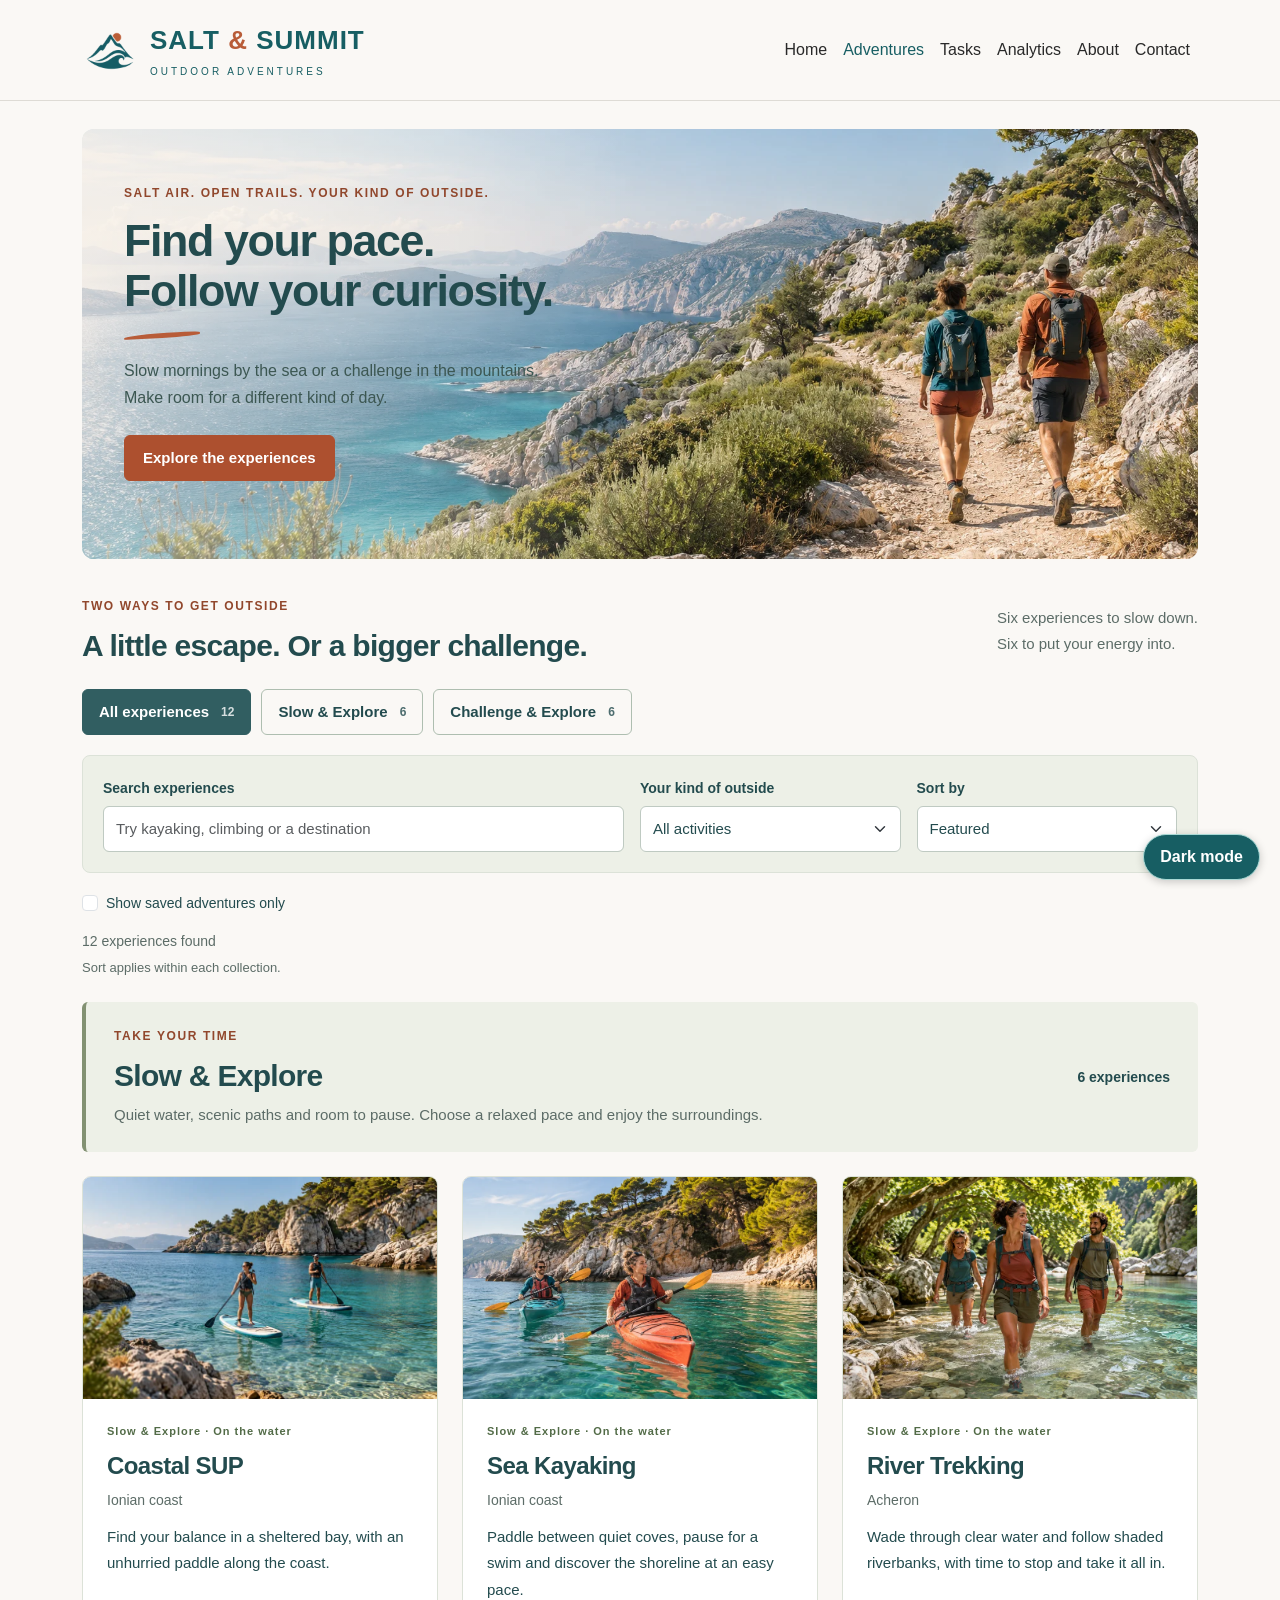
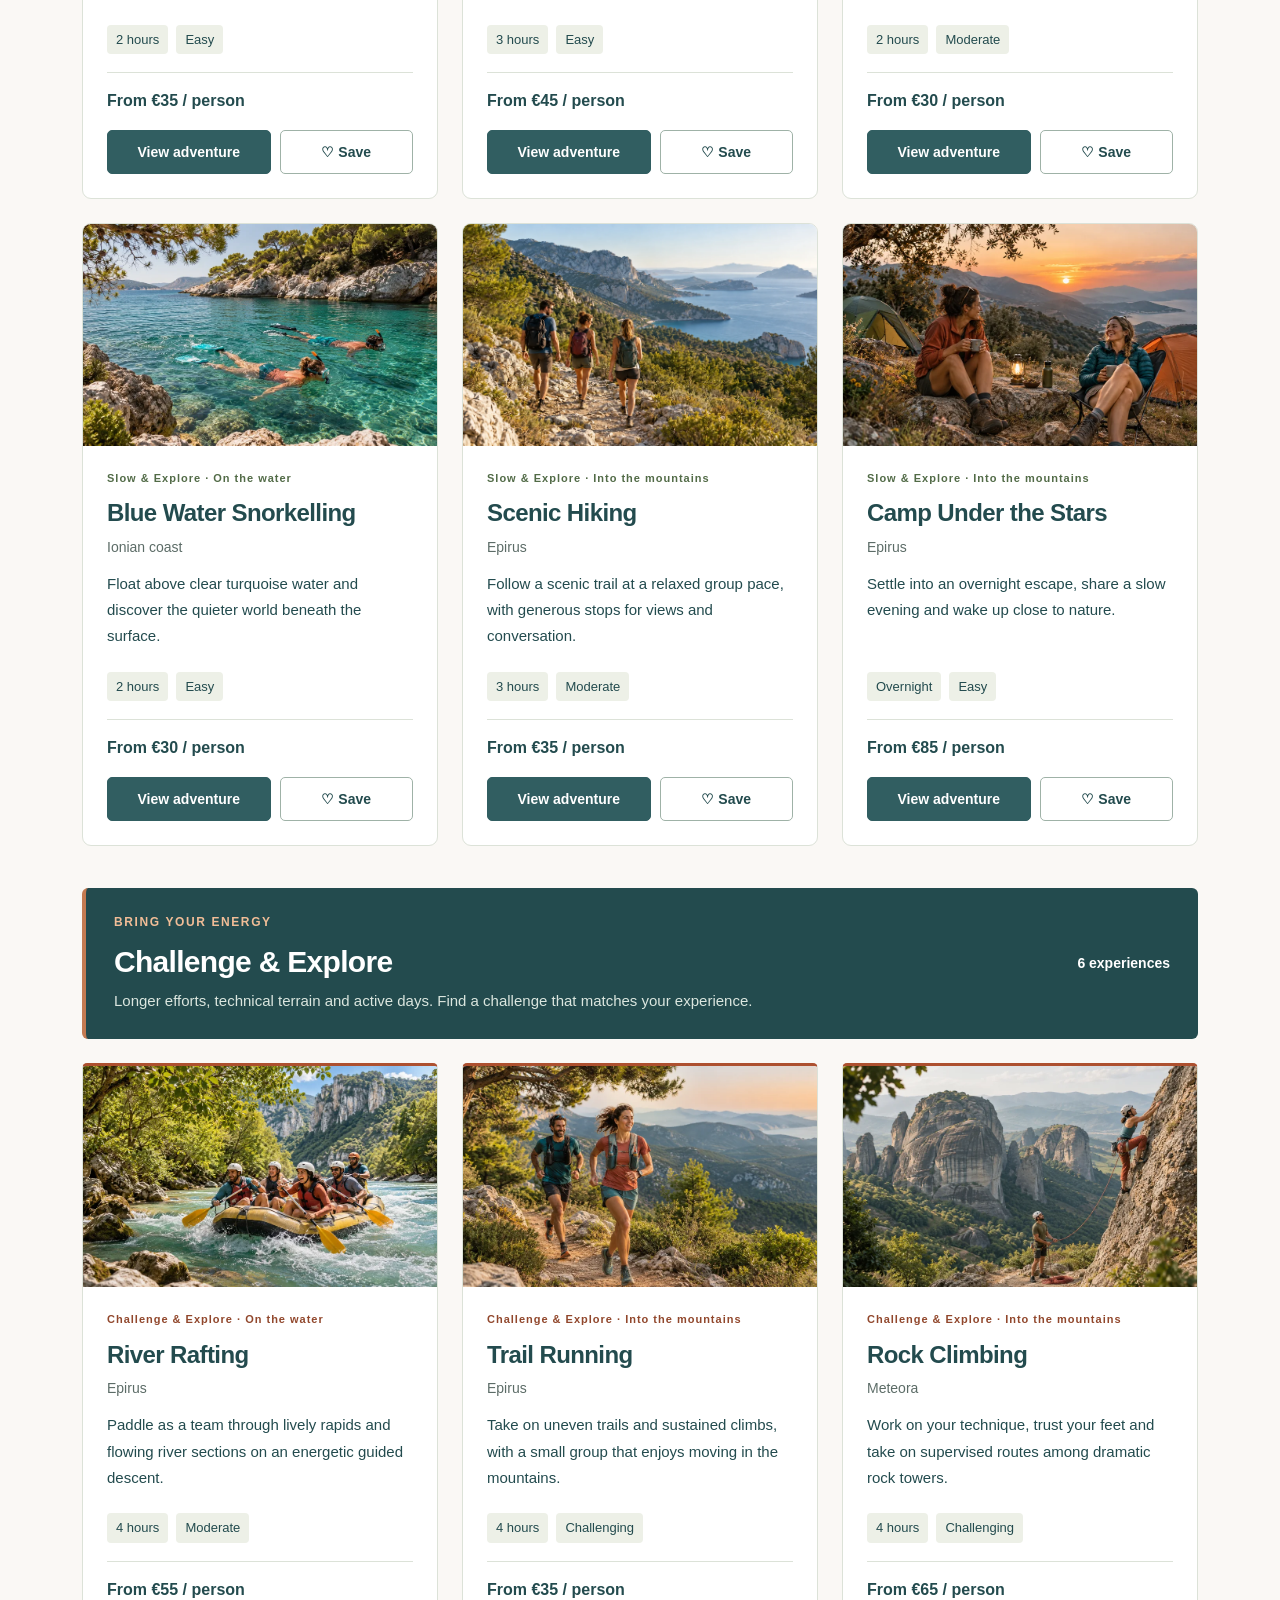
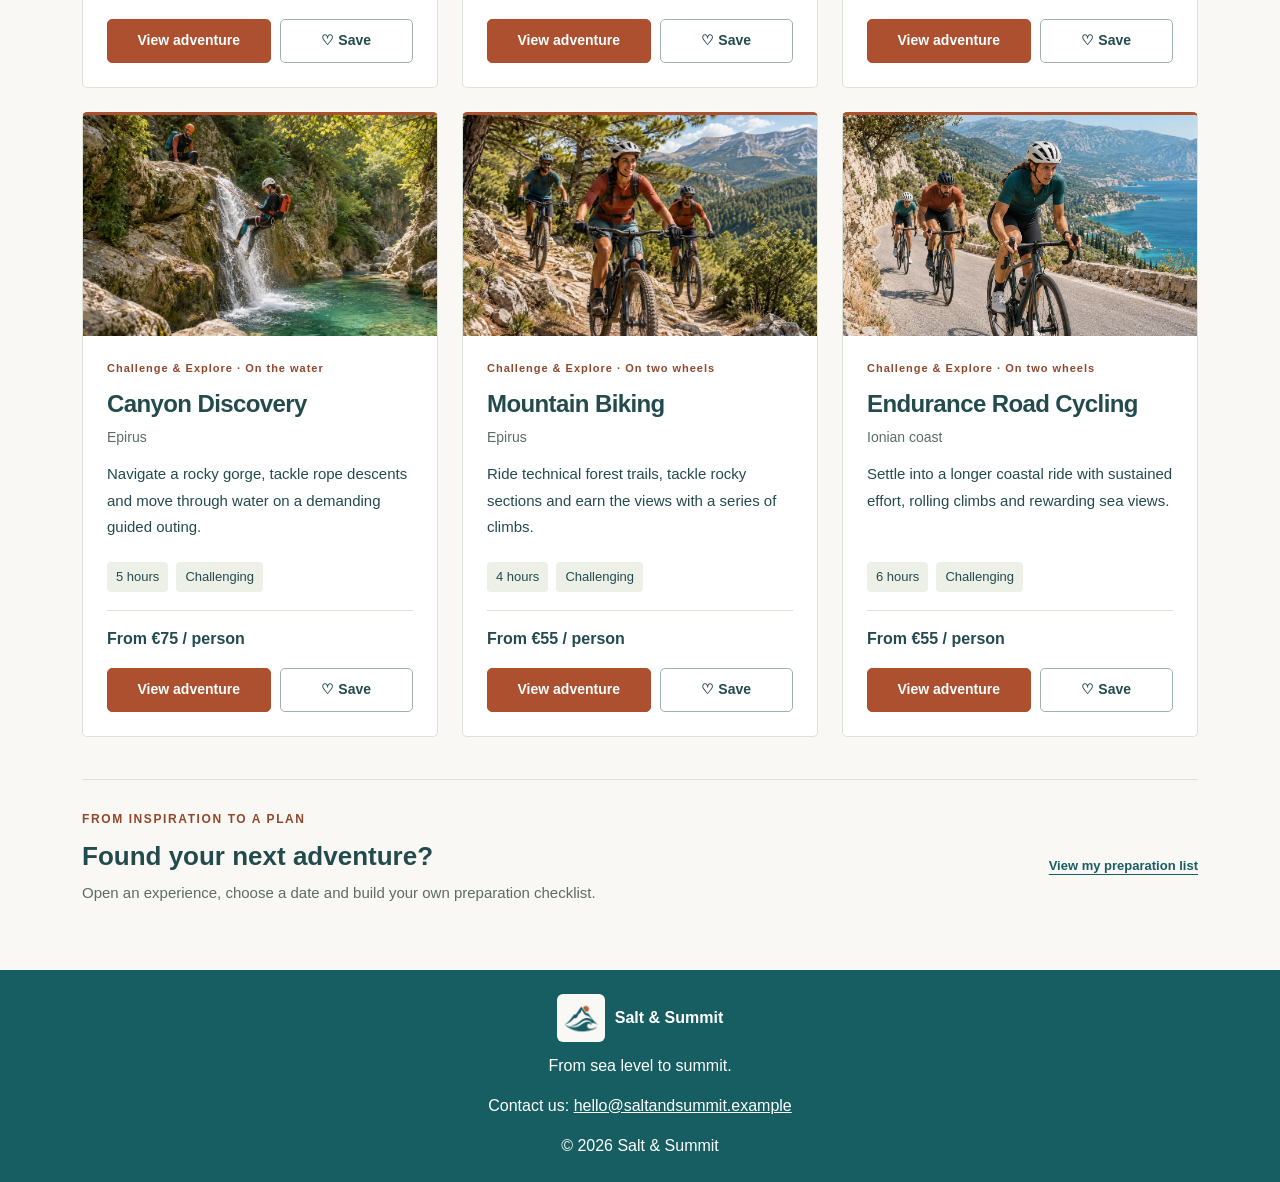
<file: adventures.html>
<!DOCTYPE html>
<html lang="en">

<head>
    <meta charset="UTF-8">
    <meta name="viewport" content="width=device-width, initial-scale=1.0">
    <meta name="description"
        content="Explore outdoor adventures with Salt &amp; Summit. Find experiences on the water, in the mountains and on two wheels.">
    <meta name="keywords" content="outdoor activities, hiking, SUP, cycling, task management">
    <meta name="author" content="Maria Tsakagianni">

    <title>Salt &amp; Summit | Adventures</title>

    <link href="https://cdn.jsdelivr.net/npm/bootstrap@5.3.8/dist/css/bootstrap.min.css" rel="stylesheet"
        integrity="sha384-sRIl4kxILFvY47J16cr9ZwB07vP4J8+LH7qKQnuqkuIAvNWLzeN8tE5YBujZqJLB" crossorigin="anonymous">

    <link rel="stylesheet" href="css/style.css?v=title-consistency-10">

    <script src="https://cdn.jsdelivr.net/npm/bootstrap@5.3.8/dist/js/bootstrap.bundle.min.js"
        integrity="sha384-FKyoEForCGlyvwx9Hj09JcYn3nv7wiPVlz7YYwJrWVcXK/BmnVDxM+D2scQbITxI" crossorigin="anonymous"
        defer></script>

    <script src="js/main.js" defer></script>
    <script src="js/adventures.js?v=collections-1" defer></script>
</head>

<body>
    <header class="site-header sticky-top">
        <nav class="navbar navbar-expand-lg" aria-label="Main navigation">
            <div class="container">
                <a class="navbar-brand" href="index.html">
                    <img class="brand-logo" src="images/logo.webp" width="168" height="168" alt="">

                    <span class="brand-text">
                        <span class="brand-name">
                            SALT <span class="brand-symbol">&amp;</span> SUMMIT
                        </span>
                        <span class="brand-description">
                            OUTDOOR ADVENTURES
                        </span>
                    </span>
                </a>

                <button class="navbar-toggler" type="button" data-bs-toggle="collapse" data-bs-target="#main-menu"
                    aria-controls="main-menu" aria-expanded="false" aria-label="Toggle navigation menu">
                    <span class="navbar-toggler-icon"></span>
                </button>

                <div class="collapse navbar-collapse" id="main-menu">
                    <ul class="navbar-nav ms-auto">
                        <li class="nav-item">
                            <a class="nav-link" href="index.html">Home</a>
                            
                        </li>
                        <li class="nav-item">
                            <a class="nav-link active" href="adventures.html" aria-current="page">
                                Adventures
                            </a>
                        </li>
                        <li class="nav-item">
                            <a class="nav-link" href="tasks.html">Tasks</a>
                        </li>
                         <li class="nav-item">
                            <a class="nav-link" href="analytics.html">
                                Analytics
                            </a>
                        </li>
                        <li class="nav-item">
                            <a class="nav-link" href="about.html">About</a>
                        </li>
                        <li class="nav-item">
                            <a class="nav-link" href="contact.html">Contact</a>
                        </li>
                       

                    </ul>
                </div>
            </div>
        </nav>
    </header>

    <button class="theme-toggle" id="theme-toggle" type="button" aria-pressed="false">
        Dark mode
    </button>

    <main class="container adventures-page">
        <section class="adventures-hero" aria-labelledby="adventures-title">
            <picture>
                <source media="(max-width: 767.98px)"
                    srcset="images/adventures-hero-480.webp 480w, images/adventures-hero-960.webp 960w"
                    sizes="(min-width: 576px) 540px, calc(100vw - 24px)">
                <img src="images/adventures-hero.webp" width="1774" height="887"
                    alt="Two hikers following a sunlit Greek coastal trail above turquoise water">
            </picture>
            <div class="adventures-hero-copy">
                <p class="section-eyebrow">SALT AIR. OPEN TRAILS. YOUR KIND OF OUTSIDE.</p>
                <h1 class="page-title-accent" id="adventures-title">Find your pace.<br>Follow your curiosity.</h1>
                <p class="adventures-hero-description">Slow mornings by the sea or a challenge in the mountains.<br> Make room for a different kind of day.</p>
                <a class="btn adventure-hero-button" href="#browse-title">Explore the experiences </a>
            </div>
        </section>

        <section class="adventure-collections-intro" aria-labelledby="collections-title">
            <div>
                <p class="section-eyebrow">TWO WAYS TO GET OUTSIDE</p>
                <h2 id="collections-title">A little escape. Or a bigger challenge.</h2>
            </div>
            <p>Six experiences to slow down.<br>Six to put your energy into.</p>
        </section>
        <section aria-labelledby="browse-title">

            <h2 id="browse-title" class="visually-hidden" tabindex="-1">
                Browse adventures
            </h2>

            <div class="adventure-pace-controls" role="group" aria-label="Choose your adventure collection">
                <button class="adventure-pace-button" id="pace-all" type="button" aria-pressed="true">All experiences <span>12</span></button>
                <button class="adventure-pace-button" id="pace-slow" type="button" aria-pressed="false">Slow &amp; Explore <span>6</span></button>
                <button class="adventure-pace-button" id="pace-challenge" type="button" aria-pressed="false">Challenge &amp; Explore <span>6</span></button>
            </div>
            <div class="adventure-toolbar">
                <div>
                    <label class="form-label" for="adventure-search">
                        Search experiences
                    </label>
                    <input class="form-control" type="search" id="adventure-search"
                        placeholder="Try kayaking, climbing or a destination">
                </div>

                <div>
                    <label class="form-label" for="adventure-category">
                        Your kind of outside
                    </label>
                    <select class="form-select" id="adventure-category">
                        <option value="all">All activities</option>
                        <option value="water">On the water</option>
                        <option value="mountain">Into the mountains</option>
                        <option value="cycling">On two wheels</option>
                    </select>
                </div>

                <div>
                    <label class="form-label" for="adventure-sort">
                        Sort by
                    </label>
                    <select class="form-select" id="adventure-sort">
                        <option value="featured">Featured</option>
                        <option value="price">Price: low to high</option>
                        <option value="duration">Duration: shortest first</option>
                    </select>
                </div>
            </div>

            <div class="form-check mb-3">
                <input class="form-check-input" type="checkbox" id="favourites-only">

                <label class="form-check-label" for="favourites-only">
                    Show saved adventures only
                </label>
            </div>

            <div class="adventure-results-line">
                <p id="adventure-count" role="status" aria-live="polite"></p>
                <button id="reset-adventure-filters" type="button" class="adventure-reset" hidden>Clear filters</button>
            </div>
            <p class="adventure-sort-hint">Sort applies within each collection.</p>

            <div id="adventure-grid"></div>

            <p id="adventure-empty" hidden>
                No experiences match your choices. Try another search or clear your filters.
            </p>
        </section>
        <aside class="adventure-next-step" aria-labelledby="next-step-title">
            <div><p class="section-eyebrow">FROM INSPIRATION TO A PLAN</p>
                <h2 id="next-step-title">Found your next adventure?</h2>
                <p>Open an experience, choose a date and build your own preparation checklist.</p>
            </div>
            <a class="collection-link" href="tasks.html">View my preparation list </a>
        </aside>
    </main>

    <div class="modal fade" id="adventure-modal" tabindex="-1" aria-labelledby="adventure-modal-title"
        aria-hidden="true">

        <div class="modal-dialog modal-lg modal-dialog-centered modal-dialog-scrollable">
            <div class="modal-content adventure-modal-content">
                <div class="modal-header">
                    <h2 class="modal-title fs-4" id="adventure-modal-title"></h2>

                    <button class="btn-close" type="button" data-bs-dismiss="modal"
                        aria-label="Close adventure details">
                    </button>
                </div>

                <div class="modal-body">
                    <p class="collection-label" id="adventure-modal-category"></p>
                    <p id="adventure-modal-description"></p>

                    <dl class="adventure-facts">
                        <div>
                            <dt>Location</dt>
                            <dd id="adventure-modal-location"></dd>
                        </div>

                        <div>
                            <dt>Duration</dt>
                            <dd id="adventure-modal-duration"></dd>
                        </div>

                        <div>
                            <dt>Level</dt>
                            <dd id="adventure-modal-difficulty"></dd>
                        </div>

                        <div>
                            <dt>From / person</dt>
                            <dd id="adventure-modal-price"></dd>
                        </div>
                    </dl>

                    <div class="adventure-guide">
                        <section aria-labelledby="adventure-expect-title">
                            <h3 class="h5" id="adventure-expect-title">
                                What to expect
                            </h3>
                            <p id="adventure-modal-expect"></p>
                        </section>

                        <section aria-labelledby="adventure-bring-title">
                            <h3 class="h5" id="adventure-bring-title">
                                What to bring
                            </h3>
                            <ul id="adventure-modal-bring"></ul>
                        </section>

                        <section aria-labelledby="adventure-before-title">
                            <h3 class="h5" id="adventure-before-title">
                                Before you go
                            </h3>
                            <p id="adventure-modal-before"></p>
                        </section>
                    </div>

                    <section aria-labelledby="plan-title">
                        <h3 class="h5" id="plan-title">Plan your preparation</h3>

                        <p id="plan-help">
                            Choose your adventure date to create a preparation list for this outing.
                            You can then add suggested tasks or your own reminders, each with its own deadline.
                            This does not make a booking.
                        </p>

                        <form id="adventure-plan-form">
                            <label class="form-label" for="adventure-date">
                                Adventure date
                            </label>

                            <input class="form-control" type="date" id="adventure-date" name="adventureDate"
                                aria-describedby="plan-help" required>

                            <button class="btn adventure-button mt-3" type="submit">
                                Open preparation list 
                            </button>
                        </form>

                        <p id="adventure-plan-feedback" class="mt-3" role="status"></p>


                    </section>
                </div>

                <div class="modal-footer">
                    <button class="btn btn-outline-secondary" type="button" data-bs-dismiss="modal">
                        Keep exploring
                    </button>

                    <a class="btn adventure-button mt-0" href="contact.html">
                        Ask about this adventure
                    </a>
                </div>
            </div>
        </div>
    </div>

    <footer class="site-footer">
        <a class="footer-brand" href="index.html">
            <img class="footer-logo" src="images/logo.webp" width="168" height="168" alt="">
            <span>Salt &amp; Summit</span>
        </a>
        <p>From sea level to summit.</p>

        <p>
            Contact us:
            <a href="mailto:hello@saltandsummit.example">
                hello@saltandsummit.example
            </a>
        </p>

        <p>&copy; 2026 Salt &amp; Summit</p>
    </footer>


</body>

</html>
</file>
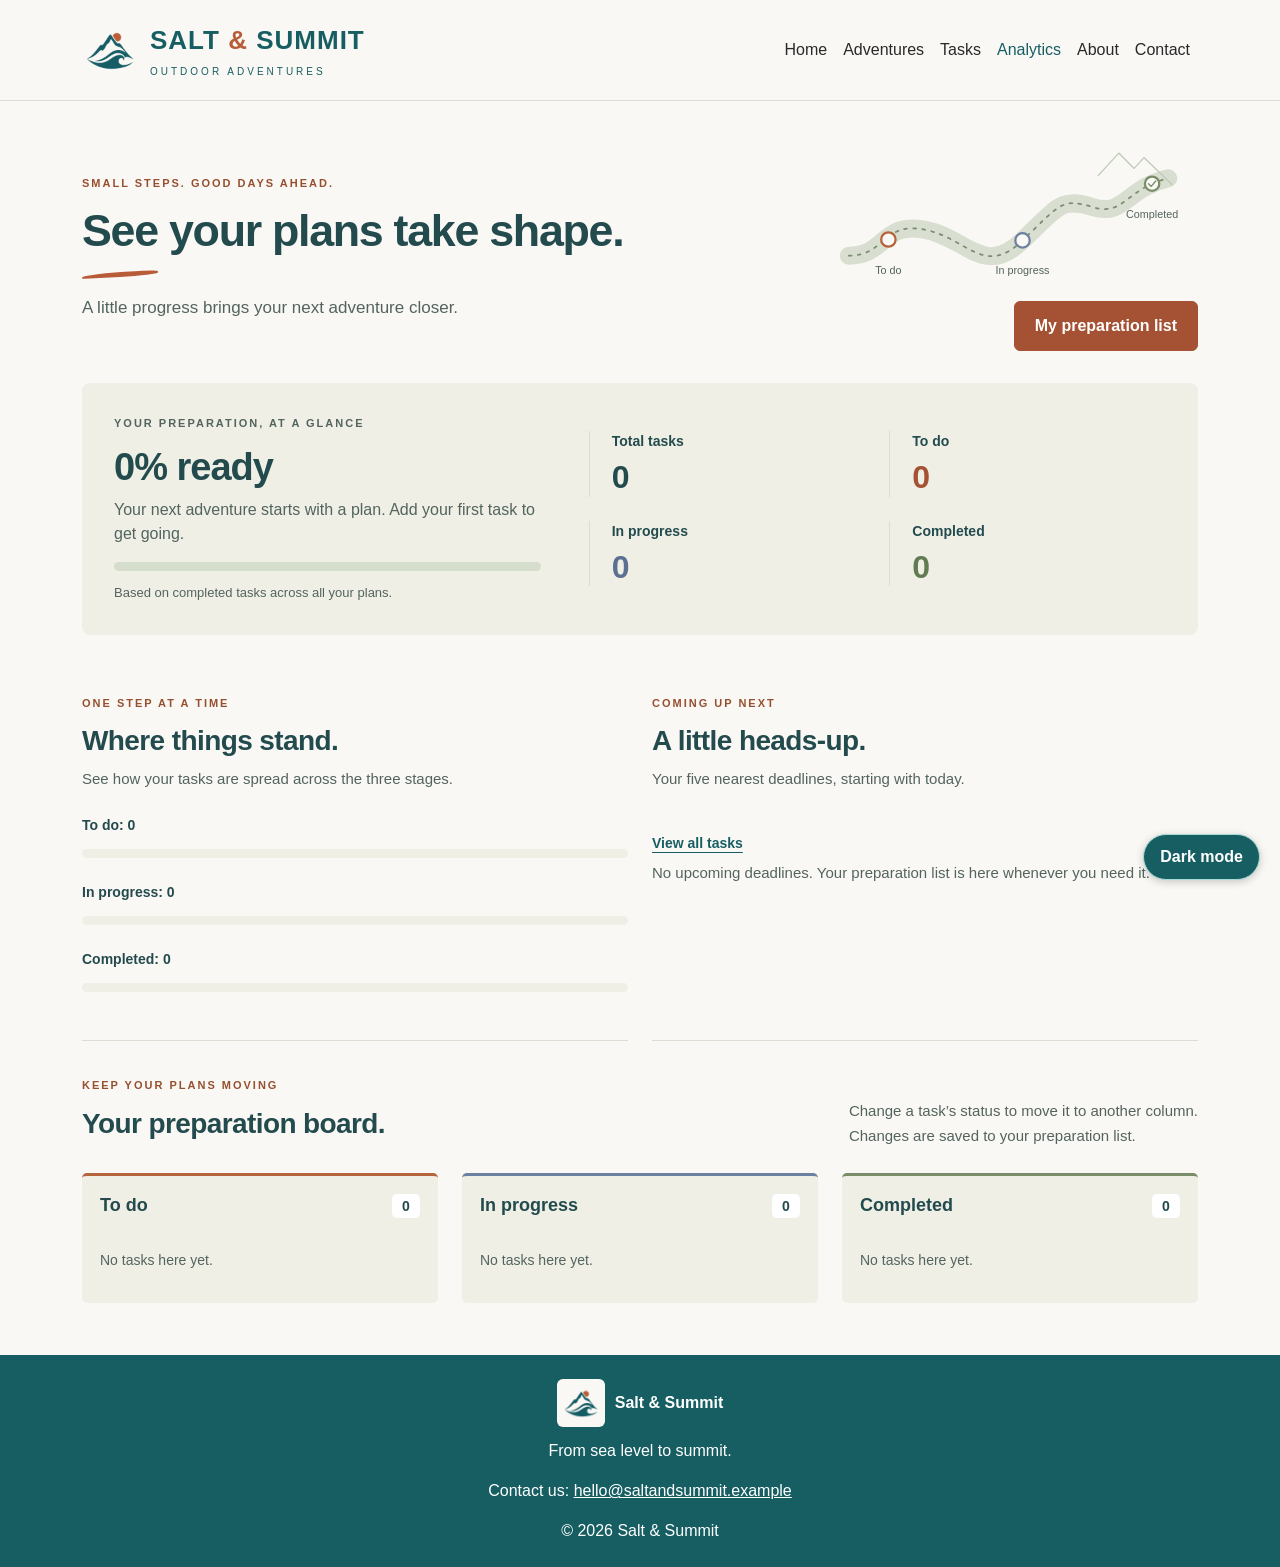
<file: analytics.html>
<!DOCTYPE html>
<html lang="en">

<head>
    <meta charset="UTF-8">
    <meta name="viewport" content="width=device-width, initial-scale=1.0">
    <meta name="keywords" content="outdoor activities, task analytics, task management, Kanban">
    <meta name="description"
        content="View your task progress and organise your outdoor plans with the Salt &amp; Summit dashboard.">
    <meta name="author" content="Maria Tsakagianni">

    <title>Salt &amp; Summit | Analytics</title>

    <link href="https://cdn.jsdelivr.net/npm/bootstrap@5.3.8/dist/css/bootstrap.min.css" rel="stylesheet"
        integrity="sha384-sRIl4kxILFvY47J16cr9ZwB07vP4J8+LH7qKQnuqkuIAvNWLzeN8tE5YBujZqJLB" crossorigin="anonymous">

    <link rel="stylesheet" href="css/style.css?v=analytics-13">

    <script src="https://cdn.jsdelivr.net/npm/bootstrap@5.3.8/dist/js/bootstrap.bundle.min.js"
        integrity="sha384-FKyoEForCGlyvwx9Hj09JcYn3nv7wiPVlz7YYwJrWVcXK/BmnVDxM+D2scQbITxI" crossorigin="anonymous"
        defer></script>

    <script src="js/main.js" defer></script>
    <script src="js/analytics.js?v=analytics-13" defer></script>

</head>

<body>
    <header class="site-header sticky-top">
        <nav class="navbar navbar-expand-lg" aria-label="Main navigation">
            <div class="container">
                <a class="navbar-brand" href="index.html">
                    <img class="brand-logo" src="images/logo.webp" width="168" height="168" alt="">
                    <span class="brand-text">
                        <span class="brand-name">
                            SALT <span class="brand-symbol">&amp;</span> SUMMIT
                        </span>
                        <span class="brand-description">
                            OUTDOOR ADVENTURES
                        </span>
                    </span>
                </a>

                <button class="navbar-toggler" type="button" data-bs-toggle="collapse" data-bs-target="#main-menu"
                    aria-controls="main-menu" aria-expanded="false" aria-label="Toggle navigation menu">
                    <span class="navbar-toggler-icon"></span>
                </button>

                <div class="collapse navbar-collapse" id="main-menu">
                    <ul class="navbar-nav ms-auto">
                        <li class="nav-item">
                            <a class="nav-link" href="index.html">Home</a>

                        </li>
                        <li class="nav-item">
                            <a class="nav-link" href="adventures.html">Adventures</a>
                        </li>
                        <li class="nav-item">
                            <a class="nav-link" href="tasks.html">Tasks</a>
                        </li>
                        <li class="nav-item">
                            <a class="nav-link active" aria-current="page" href="analytics.html">Analytics</a>
                        </li>
                        <li class="nav-item">
                            <a class="nav-link" href="about.html">About</a>

                        </li>
                        <li class="nav-item">
                            <a class="nav-link" href="contact.html">Contact</a>
                        </li>


                    </ul>
                </div>
            </div>
        </nav>
    </header>

    <button class="theme-toggle" id="theme-toggle" type="button" aria-pressed="false">
        Dark mode
    </button>

    <main class="container analytics-page">
        <section class="analytics-intro" aria-labelledby="analytics-title">
            <div>
                <p class="section-eyebrow">SMALL STEPS. GOOD DAYS AHEAD.</p>
                <h1 class="page-title-accent" id="analytics-title">See your plans take shape.</h1>
                <p>A little progress brings your next adventure closer.</p>
            </div>
            <div class="analytics-intro-side">
                <img class="analytics-route" src="images/preparation-route.svg" width="400" height="160" alt=""
                    aria-hidden="true">
                <a class="btn analytics-tasks-link" href="tasks.html">My preparation list</a>
            </div>
        </section>

        <section class="analytics-overview" aria-labelledby="overview-title">
            <div class="analytics-progress-copy">
                <p class="section-eyebrow">YOUR PREPARATION, AT A GLANCE</p>
                <h2 id="overview-title"><span id="completion-percent">0</span>% ready</h2>
                <p id="completion-summary" role="status" aria-live="polite"></p>
                <progress id="completion-progress" max="100" value="0" aria-label="Tasks completed"></progress>
                <p class="analytics-progress-note">Based on completed tasks across all your plans.</p>
            </div>
            <dl class="analytics-stats">
                <div>
                    <dt>Total tasks</dt>
                    <dd id="analytics-total">0</dd>
                </div>
                <div>
                    <dt>To do</dt>
                    <dd id="analytics-pending">0</dd>
                </div>
                <div>
                    <dt>In progress</dt>
                    <dd id="analytics-progress">0</dd>
                </div>
                <div>
                    <dt>Completed</dt>
                    <dd id="analytics-completed">0</dd>
                </div>
            </dl>
        </section>

        <div class="row g-4 analytics-detail-row">
            <div class="col-lg-6">
                <section class="analytics-panel" aria-labelledby="chart-title">
                    <p class="section-eyebrow">ONE STEP AT A TIME</p>
                    <h2 id="chart-title">Where things stand.</h2>
                    <p>See how your tasks are spread across the three stages.</p>
                    <div id="task-chart" class="task-chart"></div>
                </section>
            </div>
            <div class="col-lg-6">
                <section class="analytics-panel" aria-labelledby="deadlines-title">
                    <p class="section-eyebrow">COMING UP NEXT</p>
                    <h2 id="deadlines-title">A little heads-up.</h2>
                    <p>Your five nearest deadlines, starting with today.</p>
                    <ul id="upcoming-tasks" class="deadline-list"></ul>
                    <a class="collection-link analytics-deadlines-link" href="tasks.html#preparation-list">View all
                        tasks</a>
                    <p id="deadlines-empty">No upcoming deadlines. Your preparation list is here whenever you need it.
                    </p>
                </section>
            </div>
        </div>

        <section class="analytics-board" aria-labelledby="board-title">
            <div class="analytics-board-heading">
                <div>
                    <p class="section-eyebrow">KEEP YOUR PLANS MOVING</p>
                    <h2 id="board-title">Your preparation board.</h2>
                </div>
                <p>Change a task’s status to move it to another column.<br>Changes are saved to your preparation list.
                </p>
            </div>
            <div class="row g-4">
                <div class="col-lg-4">
                    <section class="analytics-column analytics-column-pending" aria-labelledby="todo-title">
                        <h3 id="todo-title">To do <span id="board-pending-count">0</span></h3>
                        <div id="todo-tasks"></div>
                    </section>
                </div>
                <div class="col-lg-4">
                    <section class="analytics-column analytics-column-progress" aria-labelledby="progress-title">
                        <h3 id="progress-title">In progress <span id="board-progress-count">0</span></h3>
                        <div id="progress-tasks"></div>
                    </section>
                </div>
                <div class="col-lg-4">
                    <section class="analytics-column analytics-column-completed" aria-labelledby="done-title">
                        <h3 id="done-title">Completed <span id="board-completed-count">0</span></h3>
                        <div id="done-tasks"></div>
                    </section>
                </div>
            </div>
        </section>
    </main>

    <footer class="site-footer">
        <a class="footer-brand" href="index.html">
            <img src="images/logo.webp" class="footer-logo" width="168" height="168" alt="Salt &amp; Summit logo">
            <span>Salt &amp; Summit</span>
        </a>
        <p>From sea level to summit.</p>

        <p>
            Contact us:
            <a href="mailto:hello@saltandsummit.example">
                hello@saltandsummit.example
            </a>
        </p>

        <p>&copy; 2026 Salt &amp; Summit</p>
    </footer>


</body>

</html>
</file>
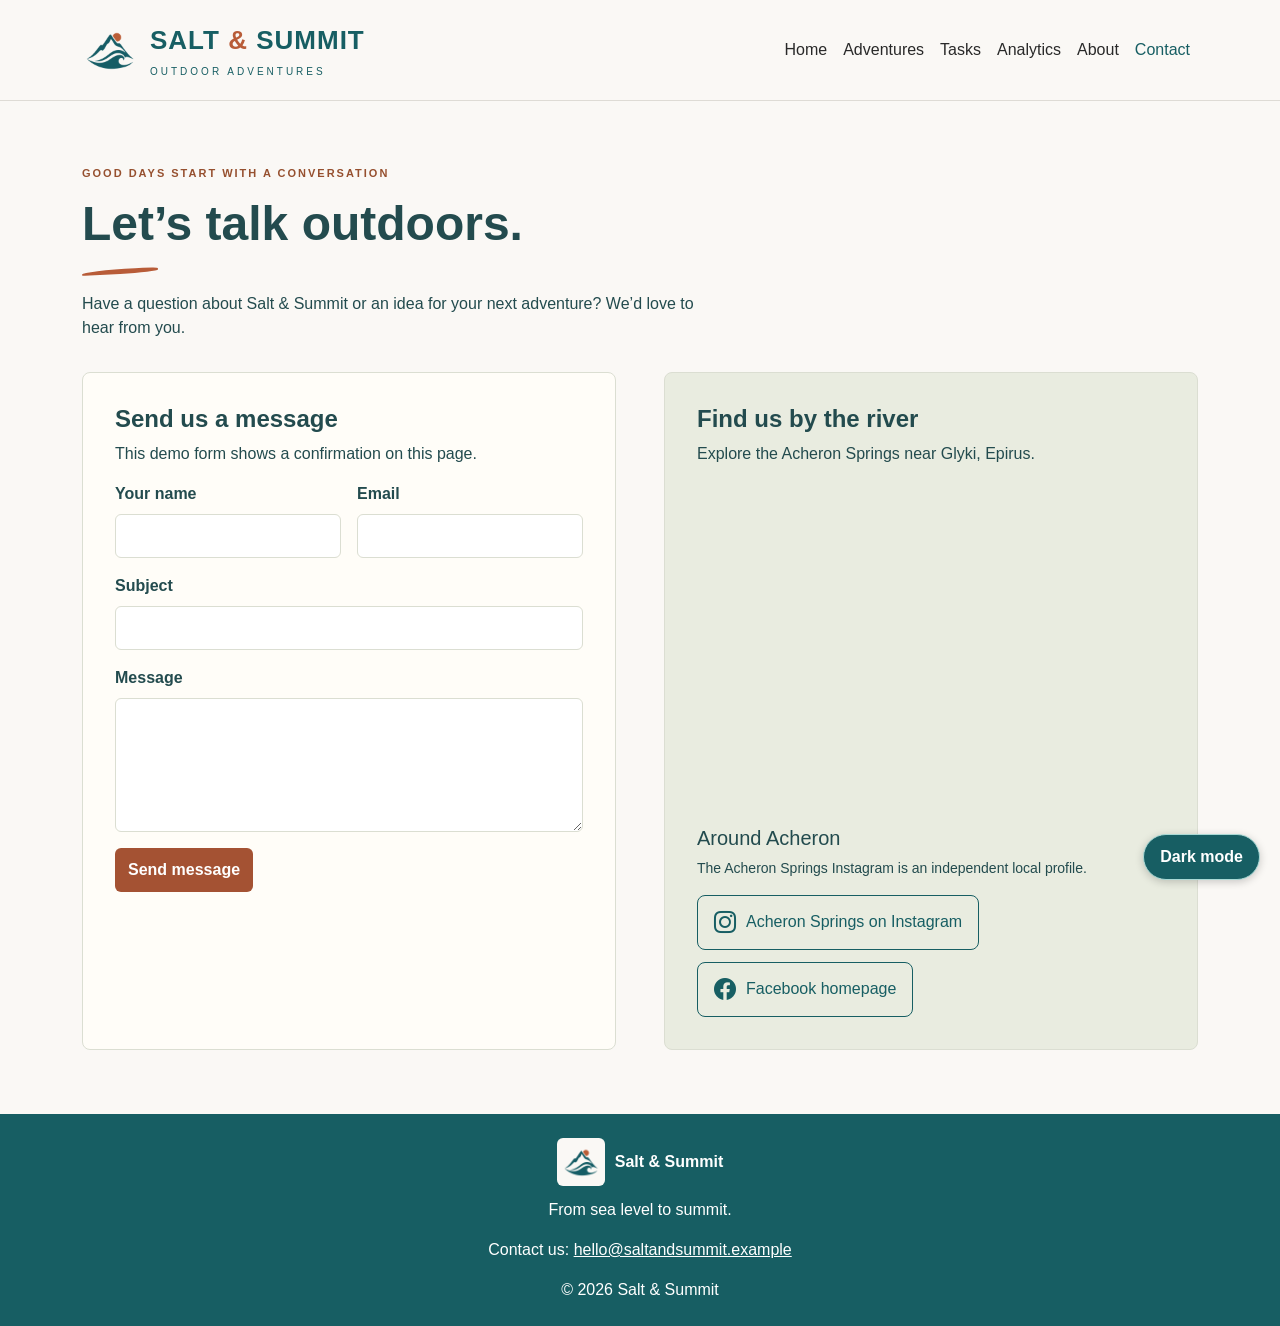
<file: contact.html>
<!DOCTYPE html>
<html lang="en">

<head>
    <meta charset="UTF-8">
    <meta name="viewport" content="width=device-width, initial-scale=1">
    <meta name="description" content="Contact Salt &amp; Summit about the app or your outdoor plans.">
    <meta name="keywords" content="outdoor activities, hiking, SUP, cycling, task management">
    <meta name="author" content="Maria Tsakagianni">
    <title>Salt &amp; Summit | Contact</title>
    <link href="https://cdn.jsdelivr.net/npm/bootstrap@5.3.8/dist/css/bootstrap.min.css" rel="stylesheet"
        integrity="sha384-sRIl4kxILFvY47J16cr9ZwB07vP4J8+LH7qKQnuqkuIAvNWLzeN8tE5YBujZqJLB" crossorigin="anonymous">
    <link rel="stylesheet" href="https://cdn.jsdelivr.net/npm/bootstrap-icons@1.13.1/font/bootstrap-icons.min.css">
    <link rel="stylesheet" href="css/style.css?v=contact-refresh-1">
    <script src="https://cdn.jsdelivr.net/npm/bootstrap@5.3.8/dist/js/bootstrap.bundle.min.js"
        integrity="sha384-FKyoEForCGlyvwx9Hj09JcYn3nv7wiPVlz7YYwJrWVcXK/BmnVDxM+D2scQbITxI" crossorigin="anonymous"
        defer></script>
    <script src="js/contact.js" defer></script>
    <script src="js/main.js" defer></script>
</head>

<body>
    <header class="site-header sticky-top">
        <nav class="navbar navbar-expand-lg" aria-label="Main navigation">
            <div class="container">
                <a class="navbar-brand" href="index.html">
                    <img class="brand-logo" src="images/logo.webp" width="168" height="168" alt="">
                    <span class="brand-text">
                        <span class="brand-name">SALT <span class="brand-symbol">&amp;</span> SUMMIT</span>
                        <span class="brand-description">OUTDOOR ADVENTURES</span>
                    </span>
                </a>
                <button class="navbar-toggler" type="button" data-bs-toggle="collapse" data-bs-target="#main-menu"
                    aria-controls="main-menu" aria-expanded="false" aria-label="Toggle navigation menu">
                    <span class="navbar-toggler-icon"></span>
                </button>
                <div class="collapse navbar-collapse" id="main-menu">
                    <ul class="navbar-nav ms-auto">
                        <li class="nav-item"><a class="nav-link" href="index.html">Home</a></li>
                        <li class="nav-item"><a class="nav-link" href="adventures.html">Adventures</a></li>
                        <li class="nav-item"><a class="nav-link" href="tasks.html">Tasks</a></li>
                        <li class="nav-item"><a class="nav-link" href="analytics.html">Analytics</a></li>
                        <li class="nav-item"><a class="nav-link" href="about.html">About</a></li>
                        <li class="nav-item"><a class="nav-link active" href="contact.html"
                                aria-current="page">Contact</a></li>

                    </ul>
                </div>
            </div>
        </nav>
    </header>

    <button class="theme-toggle" id="theme-toggle" type="button" aria-pressed="false">Dark mode</button>

    <main class="container contact-page">
        <header class="contact-intro">
            <p class="section-eyebrow">GOOD DAYS START WITH A CONVERSATION</p>
            <h1 class="page-title-accent">Let’s talk outdoors.</h1>
            <p>Have a question about Salt &amp; Summit or an idea for your next adventure? We’d love to hear from you.
            </p>
        </header>
        <div class="row g-4 g-xl-5">
            <div class="col-lg-6">
                <section class="contact-panel" aria-labelledby="contact-title">
                    <h2 id="contact-title">Send us a message</h2>
                    <p id="contact-form-note">This demo form shows a confirmation on this page.</p>
                    <form id="contact-form" aria-describedby="contact-form-note">
                        <div class="row g-3">
                            <div class="col-sm-6">
                                <label class="form-label" for="contact-name">Your name</label>
                                <input class="form-control" type="text" id="contact-name" name="name"
                                    autocomplete="name" maxlength="100" required>
                            </div>
                            <div class="col-sm-6">
                                <label class="form-label" for="contact-email">Email</label>
                                <input class="form-control" type="email" id="contact-email" name="email"
                                    autocomplete="email" maxlength="254" required>
                            </div>
                            <div class="col-12">
                                <label class="form-label" for="contact-subject">Subject</label>
                                <input class="form-control" type="text" id="contact-subject" name="subject"
                                    maxlength="150" required>
                            </div>
                            <div class="col-12">
                                <label class="form-label" for="contact-message">Message</label>
                                <textarea class="form-control" id="contact-message" name="message" rows="5"
                                    maxlength="2000" required></textarea>
                            </div>
                            <div class="col-12">
                                <button class="btn contact-submit" type="submit">Send message</button>
                            </div>
                        </div>
                    </form>
                </section>
            </div>
            <div class="col-lg-6">
                <section class="contact-panel contact-river" aria-labelledby="location-title">
                    <h2 id="location-title">Find us by the river</h2>
                    <p>Explore the Acheron Springs near Glyki, Epirus.</p>
                    <iframe class="contact-map" title="Map showing the Acheron Springs near Glyki"
                        src="https://www.google.com/maps/embed?pb=!1m18!1m12!1m3!1d3086.249191206566!2d20.618321726367615!3d39.327939371185295!2m3!1f0!2f0!3f0!3m2!1i1024!2i768!4f13.1!3m3!1m2!1s0x135c710039599505%3A0xb47273f8bce8c7e0!2zzqDOt86zzq3PgiDOkc-Hzq3Pgc6_zr3PhM6xIC0gzqbOsc-BzqzOs86zzrkgzpHPh86tz4HOv869z4TOsSAtIM6TzrvPhc66zq4!5e0!3m2!1sen!2sgr!4v1792870538757!5m2!1sen!2sgr"
                        allowfullscreen loading="lazy" referrerpolicy="strict-origin-when-cross-origin"></iframe>
                    <h3 class="h5 mt-4">Around Acheron</h3>
                    <p class="small">The Acheron Springs Instagram is an independent local profile.</p>
                    <div class="social-links">
                        <a href="https://www.instagram.com/acheronsprings/">
                            <i class="bi bi-instagram" aria-hidden="true"></i> Acheron Springs on Instagram
                        </a>
                        <a href="https://www.facebook.com/">
                            <i class="bi bi-facebook" aria-hidden="true"></i> Facebook homepage
                        </a>
                    </div>
                </section>
            </div>
        </div>
    </main>

    <footer class="site-footer">
        <a class="footer-brand" href="index.html">
            <img class="footer-logo" src="images/logo.webp" width="168" height="168" alt="">
            <span>Salt &amp; Summit</span>
        </a>
        <p>From sea level to summit.</p>
        <p>Contact us: <a href="mailto:hello@saltandsummit.example">hello@saltandsummit.example</a></p>
        <p>&copy; 2026 Salt &amp; Summit</p>
    </footer>
</body>

</html>
</file>
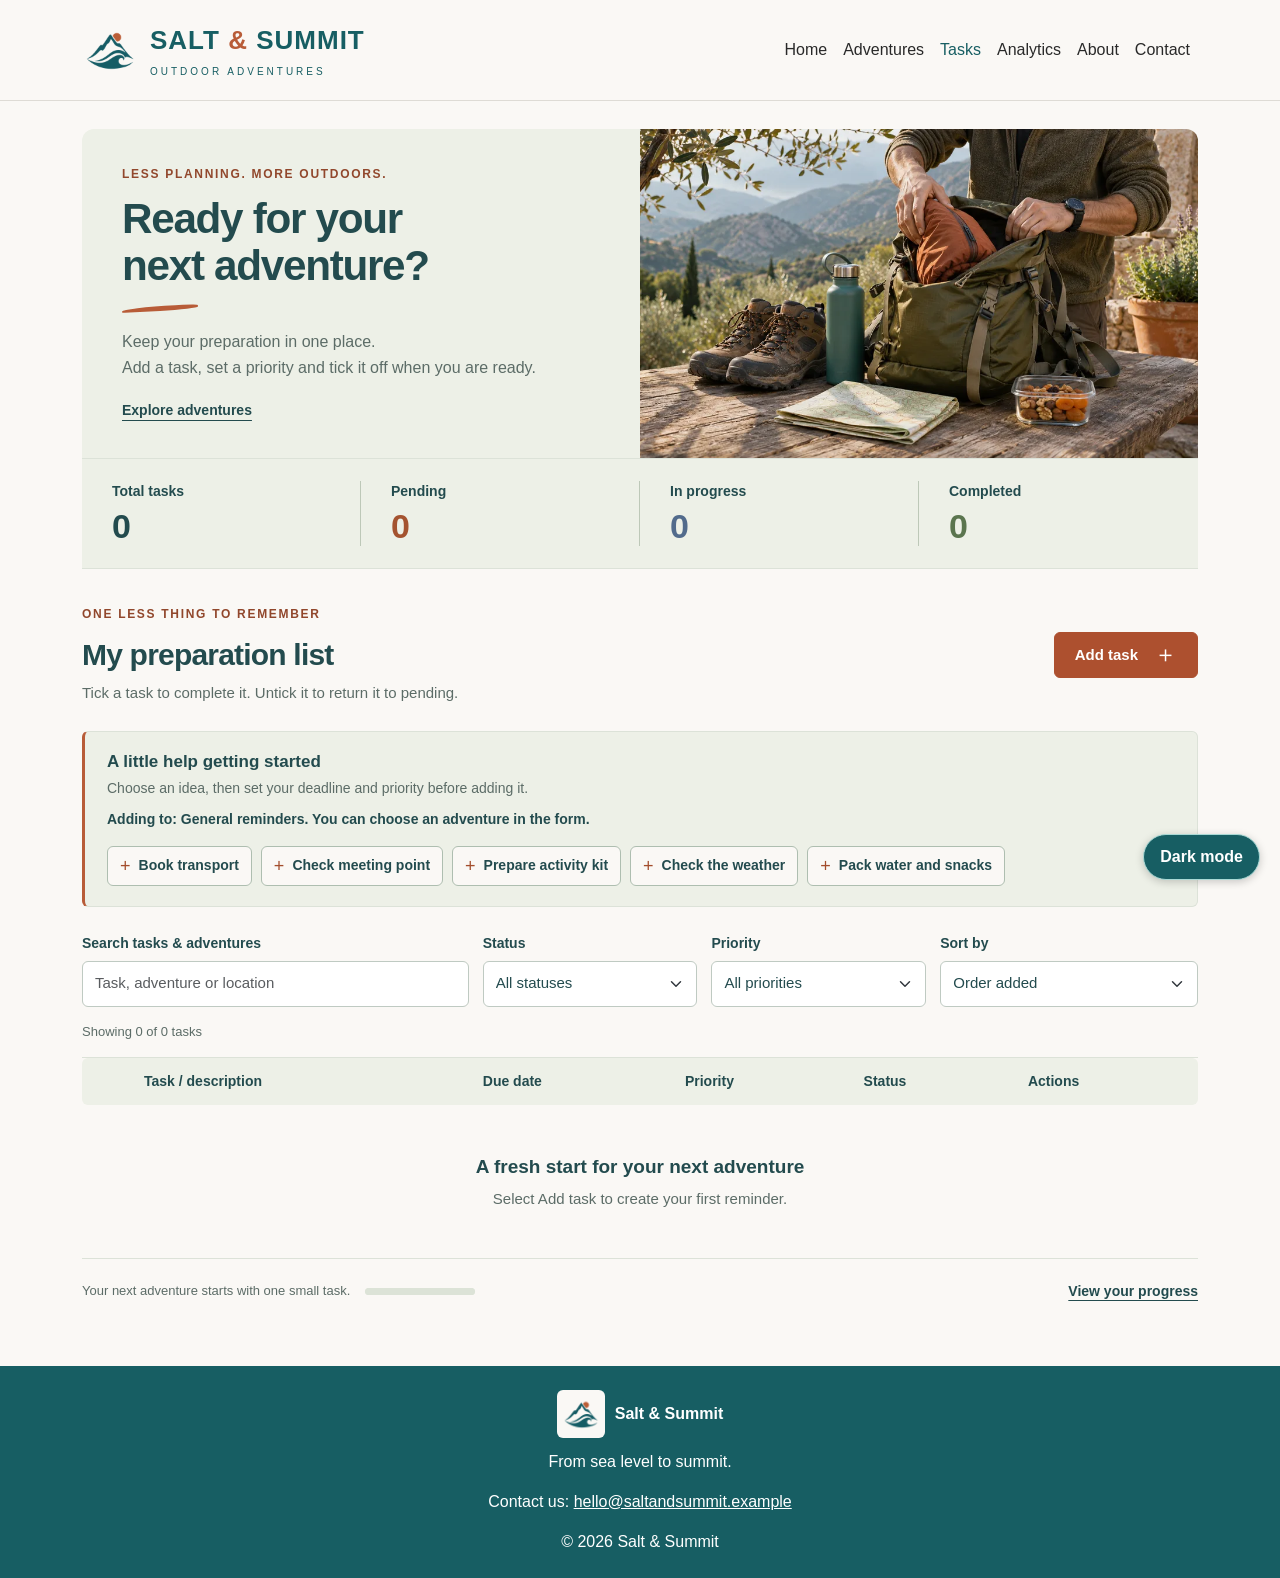
<file: tasks.html>
<!DOCTYPE html>
<html lang="en">

<head>
    <meta charset="UTF-8">
    <meta name="viewport" content="width=device-width, initial-scale=1.0">
    <meta name="description"
        content="Organise your outdoor plans, manage tasks and track your progress with Salt &amp; Summit.">
    <meta name="keywords" content="outdoor activities, hiking, SUP, cycling, task management">
    <meta name="author" content="Maria Tsakagianni">

    <title>Salt &amp; Summit | Tasks</title>

    <link href="https://cdn.jsdelivr.net/npm/bootstrap@5.3.8/dist/css/bootstrap.min.css" rel="stylesheet"
        integrity="sha384-sRIl4kxILFvY47J16cr9ZwB07vP4J8+LH7qKQnuqkuIAvNWLzeN8tE5YBujZqJLB" crossorigin="anonymous">

    <link rel="stylesheet" href="css/style.css?v=title-consistency-10">

    <script src="https://cdn.jsdelivr.net/npm/bootstrap@5.3.8/dist/js/bootstrap.bundle.min.js"
        integrity="sha384-FKyoEForCGlyvwx9Hj09JcYn3nv7wiPVlz7YYwJrWVcXK/BmnVDxM+D2scQbITxI" crossorigin="anonymous"
        defer></script>

    <script src="js/main.js" defer></script>
    <script src="js/tasks.js?v=trip-search-1" defer></script>
</head>

<body>
    <header class="site-header sticky-top">
        <nav class="navbar navbar-expand-lg" aria-label="Main navigation">
            <div class="container">
                <a class="navbar-brand" href="index.html">
                    <img class="brand-logo" src="images/logo.webp" width="168" height="168" alt="">

                    <span class="brand-text">
                        <span class="brand-name">
                            SALT <span class="brand-symbol">&amp;</span> SUMMIT
                        </span>
                        <span class="brand-description">
                            OUTDOOR ADVENTURES
                        </span>
                    </span>
                </a>

                <button class="navbar-toggler" type="button" data-bs-toggle="collapse" data-bs-target="#main-menu"
                    aria-controls="main-menu" aria-expanded="false" aria-label="Toggle navigation menu">
                    <span class="navbar-toggler-icon"></span>
                </button>

                <div class="collapse navbar-collapse" id="main-menu">
                    <ul class="navbar-nav ms-auto">
                        <li class="nav-item">
                            <a class="nav-link" href="index.html">Home</a>
                        </li>
                        <li class="nav-item">
                            <a class="nav-link" href="adventures.html">Adventures</a>
                        </li>
                        <li class="nav-item">
                            <a class="nav-link active" aria-current="page" href="tasks.html">Tasks</a>
                        </li>
                        <li class="nav-item">
                            <a class="nav-link" href="analytics.html">
                                Analytics
                            </a>
                        </li>

                        <li class="nav-item">
                            <a class="nav-link" href="about.html">About</a>

                        </li>
                        <li class="nav-item">
                            <a class="nav-link" href="contact.html">Contact</a>
                        </li>

                    </ul>
                </div>
            </div>
        </nav>
    </header>

    <button class="theme-toggle" id="theme-toggle" type="button" aria-pressed="false">
        Dark mode
    </button>

    <main class="container tasks-page">
        <section class="tasks-hero" aria-labelledby="tasks-title">
            <div class="tasks-hero-copy">
                <p class="section-eyebrow">LESS PLANNING. MORE OUTDOORS.</p>
                <h1 class="page-title-accent" id="tasks-title">Ready for your<br>next adventure?</h1>

                <p>Keep your preparation in one place.<br>Add a task, set a priority and tick it off when you are ready.
                </p>
                <a href="adventures.html" class="tasks-explore">Explore adventures </a>
            </div>
            <img src="images/trip-preparation.webp" width="1000" height="563"
                alt="Packing a backpack with walking boots, a map and a water bottle before an outdoor trip">
        </section>

        <section class="tasks-overview" aria-label="Summary of all your tasks">
            <div class="task-stat"><span>Total tasks</span><strong id="total-tasks">0</strong></div>
            <div class="task-stat task-stat-pending"><span>Pending</span><strong id="pending-tasks">0</strong></div>
            <div class="task-stat task-stat-progress"><span>In progress</span><strong id="progress-tasks">0</strong>
            </div>
            <div class="task-stat task-stat-completed"><span>Completed</span><strong id="completed-tasks">0</strong>
            </div>
        </section>

        <section class="tasks-workspace" id="preparation-list" aria-labelledby="task-list-title">
            <div class="task-list-heading">
                <div>
                    <p class="section-eyebrow">ONE LESS THING TO REMEMBER</p>
                    <h2 id="task-list-title">My preparation list</h2>
                    <p>Tick a task to complete it. Untick it to return it to pending.</p>
                </div>
                <button class="btn task-primary" id="open-task-form" type="button">
                    Add task <span aria-hidden="true">＋</span>
                </button>
            </div>

            <section class="task-suggestions" aria-labelledby="task-suggestions-title">
                <div class="task-suggestions-heading">
                    <h3 id="task-suggestions-title">A little help getting started</h3>
                    <p>Choose an idea, then set your deadline and priority before adding it.</p>
                    <p class="task-suggestion-context" id="task-suggestions-context"></p>
                </div>
                <div class="task-suggestion-options" id="task-suggestions"></div>
            </section>

            <div class="task-toolbar">
                <div class="task-search-field">
                    <label class="form-label" for="task-search">Search tasks &amp; adventures</label>
                    <input class="form-control" type="search" id="task-search"
                        placeholder="Task, adventure or location">
                </div>
                <div>
                    <label class="form-label" for="status-filter">Status</label>
                    <select class="form-select" id="status-filter">
                        <option value="all">All statuses</option>
                        <option value="pending">Pending</option>
                        <option value="in-progress">In progress</option>
                        <option value="completed">Completed</option>
                    </select>
                </div>
                <div>
                    <label class="form-label" for="priority-filter">Priority</label>
                    <select class="form-select" id="priority-filter">
                        <option value="all">All priorities</option>
                        <option value="high">High</option>
                        <option value="medium">Medium</option>
                        <option value="low">Low</option>
                    </select>
                </div>
                <div>
                    <label class="form-label" for="task-sort">Sort by</label>
                    <select class="form-select" id="task-sort">
                        <option value="default">Order added</option>
                        <option value="date">Due date (earliest)</option>
                        <option value="name">Task name (A–Z)</option>
                        <option value="priority">Priority (high first)</option>
                    </select>
                </div>
            </div>

            <div class="task-results-row">
                <p id="task-results" role="status" aria-live="polite"></p>
                <button class="task-text-button" id="clear-task-filters" type="button" hidden>Clear filters</button>
            </div>
            <p class="visually-hidden" id="task-feedback" role="status" aria-live="polite"></p>
            <div class="task-checklist-viewport" tabindex="0" role="region"
                aria-label="Preparation checklist; scroll horizontally on small screens">
                <table class="table task-table">
                    <caption class="visually-hidden">Your preparation tasks, descriptions, deadlines, priorities and
                        statuses</caption>
                    <thead>
                        <tr>
                            <th scope="col"><span class="visually-hidden">Complete</span></th>
                            <th scope="col">Task / description</th>
                            <th scope="col">Due date</th>
                            <th scope="col">Priority</th>
                            <th scope="col">Status</th>
                            <th scope="col">Actions</th>
                        </tr>
                    </thead>
                    <tbody id="task-list"></tbody>
                </table>
            </div>
            <div class="tasks-list-footer">
                <div class="task-progress-summary">
                    <label for="task-completion" id="task-completion-label">Your progress</label>
                    <progress id="task-completion" value="0" max="1">0%</progress>
                </div>
                <a href="analytics.html">View your progress </a>
            </div>
        </section>
    </main>

    <div class="modal fade" id="task-modal" tabindex="-1" aria-labelledby="task-form-title" aria-hidden="true">
        <div class="modal-dialog modal-dialog-centered modal-dialog-scrollable">
            <div class="modal-content task-modal-content">
                <div class="modal-header">
                    <h2 class="modal-title fs-4" id="task-form-title">Add a task</h2>
                    <button type="button" class="btn-close" data-bs-dismiss="modal" aria-label="Close"></button>
                </div>
                <form id="task-form">
                    <div class="modal-body">
                        <div class="mb-3">
                            <label class="form-label" for="task-trip">Adventure</label>
                            <select class="form-select" id="task-trip" name="trip"
                                aria-describedby="task-trip-help"></select>
                            <p class="form-text" id="task-trip-help">Choose an existing plan, or keep this as a general
                                reminder.</p>
                            <p class="task-adventure-date" id="task-adventure-date" hidden></p>
                        </div>
                        <div class="mb-3">
                            <label class="form-label" for="task-name">Task name</label>
                            <input class="form-control" id="task-name" name="name" maxlength="100" required
                                placeholder="For example, book transport">
                        </div>
                        <div class="mb-3">
                            <label class="form-label" for="task-description">Description</label>
                            <textarea class="form-control" id="task-description" name="description" rows="3"
                                maxlength="1000" required placeholder="What needs to be done?"></textarea>
                        </div>
                        <div class="mb-3">
                            <label class="form-label" for="task-date">Due date</label>
                            <input class="form-control" id="task-date" name="dueDate" type="date" required
                                aria-describedby="due-date-help">
                            <p class="form-text" id="due-date-help">The deadline for this task, which can be before your
                                adventure.</p>
                        </div>
                        <div class="row g-3">
                            <div class="col-sm-6">
                                <label class="form-label" for="task-priority">Priority</label>
                                <select class="form-select" id="task-priority" name="priority">
                                    <option value="high">High</option>
                                    <option value="medium" selected>Medium</option>
                                    <option value="low">Low</option>
                                </select>
                            </div>
                            <div class="col-sm-6">
                                <label class="form-label" for="task-status">Status</label>
                                <select class="form-select" id="task-status" name="status">
                                    <option value="pending">Pending</option>
                                    <option value="in-progress">In progress</option>
                                    <option value="completed">Completed</option>
                                </select>
                            </div>
                        </div>
                    </div>
                    <div class="modal-footer">
                        <button class="btn task-cancel" type="button" data-bs-dismiss="modal">Cancel</button>
                        <button class="btn task-primary" type="submit" id="save-task">Add task</button>
                    </div>
                </form>
            </div>
        </div>
    </div>

    <footer class="site-footer">
        <a class="footer-brand" href="index.html">
            <img class="footer-logo" src="images/logo.webp" width="168" height="168" alt="">
            <span>Salt &amp; Summit</span>
        </a>
        <p>From sea level to summit.</p>

        <p>
            Contact us:
            <a href="mailto:hello@saltandsummit.example">
                hello@saltandsummit.example
            </a>
        </p>

        <p>&copy; 2026 Salt &amp; Summit</p>
    </footer>


</body>

</html>
</file>
<file: css/style.css>
body {
    font-family: Arial, sans-serif;
    background-color: #faf8f5;
    color: #292929;
}

/* Header and navigation */
.site-header {
    background-color: #faf8f5;
    border-bottom: 1px solid #dedbd5;
}

.site-header .navbar {
    padding-top: 16px;
    padding-bottom: 16px;
}

.site-header .navbar-brand {
    display: flex;
    align-items: center;
    gap: 12px;
    color: #175e63;
    text-decoration: none;
}

.brand-name {
    display: block;
    font-size: 26px;
    font-weight: bold;
    letter-spacing: 1px;
}

.brand-symbol {
    color: #b85c38;
}

.brand-description {
    display: block;
    margin-top: 4px;
    font-size: 10px;
    letter-spacing: 3px;
}

.site-header .nav-link {
    color: #292929;
}

.site-header .nav-link:hover,
.site-header .nav-link.active {
    color: #175e63;
}

/* Welcome section */
.welcome {
    padding: 40px 0;
}

.welcome h1 {
    margin-bottom: 12px;
    color: #175e63;
    font-size: 40px;
    font-weight: bold;
    line-height: 1.2;
}

.welcome p {
    margin-bottom: 20px;
    line-height: 1.8;
}

.welcome .welcome-tagline {
    color: #175e63;
    font-size: 20px;
    font-weight: bold;
}

.landscape {
    display: block;
    width: 100%;
    height: auto;
    border-radius: 8px;
}

/* Main action button */
.adventure-button {
    margin-top: 8px;
    padding: 12px 24px;
    background-color: #175e63;
    border: 2px solid #175e63;
    border-radius: 6px;
    color: #ffffff;
    font-weight: bold;
}

.adventure-button:hover,
.adventure-button:focus-visible {
    background-color: #11474b;
    border-color: #11474b;
    color: #ffffff;
}

/* Latest activity */
.activity-section {
    margin-bottom: 40px;
    padding: 24px;
    background-color: #ffffff;
    border: 1px solid #dedbd5;
    border-top: 4px solid #b85c38;
    border-radius: 8px;
}

.activity-section h2 {
    margin-bottom: 16px;
    font-size: 24px;
}

.activity-section p {
    margin-bottom: 0;
}

/* Footer */
.site-footer {
    padding: 24px;
    background-color: #175e63;
    color: #ffffff;
    text-align: center;
}

.site-footer a {
    color: #ffffff;
}

.site-footer p:last-child {
    margin-bottom: 0;
}

/* Team */
.team-section {
    margin-bottom: 40px;
}

.team-section h2 {
    color: #175e63;
    font-size: 28px;
}

.team-card {
    border: 1px solid #dedbd5;
    border-radius: 8px;
}

.team-card .card-body {
    padding: 24px;
}

.team-avatar {
    display: block;
    width: 120px;
    height: 120px;
    margin-bottom: 20px;
    border-radius: 50%;
    object-fit: cover;
}

.team-card h3 {
    font-size: 20px;
}

.team-role {
    color: #175e63;
    font-weight: bold;
}

/* Activities carousel */
.activities-section {
    margin-bottom: 40px;
}

.activities-section h2 {
    color: #175e63;
    font-size: 28px;
}

.activities-section .carousel-inner {
    border-radius: 8px;
}

.activities-section img {
    display: block;
    width: 100%;
    height: auto;
}

.activities-section .carousel-control-prev-icon,
.activities-section .carousel-control-next-icon {
    background-color: #175e63;
    border-radius: 50%;
    background-size: 60%;
}

/* About introduction */
.about-intro {
    padding: 40px 0;
}

.about-intro h1 {
    margin-bottom: 12px;
    color: #175e63;
    font-size: 36px;
    font-weight: bold;
}

.about-intro p {
    line-height: 1.8;
}

.about-intro .welcome-tagline {
    color: #175e63;
    font-size: 20px;
    font-weight: bold;
}

.about-intro .activities-section {
    margin-bottom: 0;
}

/* Brand logo */
.brand-logo {
    width: 56px;
    height: auto;
}

.footer-brand {
    display: inline-flex;
    align-items: center;
    gap: 10px;
    margin-bottom: 12px;
    text-decoration: none;
    font-weight: bold;
}

.footer-logo {
    width: 48px;
    height: 48px;
    padding: 4px;
    background-color: #faf8f5;
    border-radius: 6px;
}

/* Contact location */
.location-section {
    margin-bottom: 40px;
}

.location-section h2 {
    color: #175e63;
    font-size: 28px;
}

.location-map {
    display: block;
    width: 100%;
    height: 350px;
    border: 0;
    border-radius: 8px;
}

/* Contact layout */
.contact-layout {
    padding: 40px 0;
}

.contact-form-section h1 {
    margin-bottom: 12px;
    color: #175e63;
    font-size: 36px;
    font-weight: bold;
}

.contact-form-section>p {
    margin-bottom: 24px;
    line-height: 1.8;
}

.contact-layout .location-section {
    margin-bottom: 0;
}

/* Navigation on smaller screens */
@media (max-width: 767.98px) {
    .brand-name {
        font-size: 22px;
    }

    .site-header .navbar {
        position: static;
    }

    .site-header .navbar-collapse {
        position: absolute;
        top: 100%;
        left: 0;
        width: 100%;
        max-height: 70vh;
        overflow-y: auto;
        background-color: rgba(250, 248, 245, 0.92);
        border-bottom: 1px solid #dedbd5;
        box-shadow: 0 6px 12px rgba(0, 0, 0, 0.08);
    }

    .site-header .navbar-nav {
        padding: 16px 24px;
    }

    .site-header .nav-link {
        padding: 14px 12px;
        border-radius: 4px;
    }

    .site-header .nav-link:hover,
    .site-header .nav-link.active {
        background-color: #edf3f2;
    }
}

/* Dark mode */
body.dark-mode {
    background-color: #182426;
    color: #f2f2ee;
}

.dark-mode .site-header,
.dark-mode .activity-section,
.dark-mode .team-card {
    background-color: #223235;
    border-color: #526467;
    color: #f2f2ee;
}

.dark-mode h1,
.dark-mode h2,
.dark-mode .welcome .welcome-tagline,
.dark-mode .about-intro .welcome-tagline,
.dark-mode .team-role,
.dark-mode .site-header .navbar-brand,
.dark-mode .site-header .nav-link {
    color: #a9d9d5;
}

.dark-mode .site-header .nav-link:hover,
.dark-mode .site-header .nav-link.active {
    background-color: #30484b;
    color: #ffffff;
}

.dark-mode .navbar-toggler {
    background-color: #faf8f5;
}

.dark-mode .form-control,
.dark-mode .form-select {
    background-color: #223235;
    border-color: #829597;
    color: #ffffff;
}

.dark-mode .form-control:focus,
.dark-mode .form-select:focus {
    background-color: #223235;
    border-color: #a9d9d5;
    color: #ffffff;
    box-shadow: 0 0 0 4px rgba(169, 217, 213, 0.25);
}

@media (max-width: 767.98px) {
    .dark-mode .site-header .navbar-collapse {
        background-color: rgba(34, 50, 53, 0.95);
        border-color: #526467;
    }
}

.theme-toggle {
    position: fixed;
    right: 20px;
    bottom: 20px;
    z-index: 1030;
    padding: 10px 16px;
    background-color: #175e63;
    border: 1px solid #a9d9d5;
    border-radius: 24px;
    color: #ffffff;
    font-weight: bold;
    box-shadow: 0 2px 8px rgba(0, 0, 0, 0.2);
}

.theme-toggle:hover {
    background-color: #11474b;
}

.theme-toggle:focus-visible {
    outline: 3px solid #b85c38;
    outline-offset: 3px;
}

/* Bootstrap table colours in dark mode */
.dark-mode .table {
    --bs-table-bg: #223235;
    --bs-table-color: #f2f2ee;
    --bs-table-border-color: #526467;
}

.dark-mode .btn-outline-secondary {
    --bs-btn-color: #d2dcdd;
    --bs-btn-border-color: #a3b4b6;
}

.dark-mode .btn-outline-success {
    --bs-btn-color: #a9d9b5;
    --bs-btn-border-color: #a9d9b5;
    --bs-btn-disabled-color: #a9d9b5;
    --bs-btn-disabled-border-color: #a9d9b5;
}

.dark-mode .btn-outline-danger {
    --bs-btn-color: #ffabb3;
    --bs-btn-border-color: #ffabb3;
}

.dark-mode .form-select {
    color-scheme: dark;
    --bs-form-select-bg-img: url("data:image/svg+xml,%3csvg xmlns='http://www.w3.org/2000/svg' viewBox='0 0 16 16'%3e%3cpath fill='none' stroke='%23f2f2ee' stroke-linecap='round' stroke-linejoin='round' stroke-width='2' d='m2 5 6 6 6-6'/%3e%3c/svg%3e");
}

.dark-mode .form-control {
    color-scheme: dark;
}

.dark-mode .form-control::placeholder {
    color: #bdcbcd;
    opacity: 1;
}



/* Task status chart */
.chart-row {
    margin-top: 20px;
}

.chart-row label {
    display: block;
    margin-bottom: 6px;
    font-weight: bold;
}

.chart-row meter {
    display: block;
    width: 100%;
    height: 28px;
}

.weather-overview {
    display: flex;
    align-items: center;
    gap: 20px;
    margin: 24px 0;
}

.weather-icon {
    font-size: 64px;
    line-height: 1;
}

.weather-overview .weather-temperature {
    font-size: 40px;
    line-height: 1.2;
    margin-bottom: 4px;
}

.weather-description {
    margin-bottom: 0;
}

.weather-wind {
    padding-top: 16px;
    border-top: 1px solid #d8dedd;
}

body.dark-mode .weather-wind {
    border-color: #526467;
}

.social-links {
    display: flex;
    flex-wrap: wrap;
    gap: 12px;
}

.social-links a {
    display: inline-flex;
    align-items: center;
    gap: 10px;
    padding: 10px 16px;
    border: 1px solid currentColor;
    border-radius: 8px;
    color: #175e63;
    text-decoration: none;
}

.social-links i {
    font-size: 22px;
}

.social-links a:hover {
    background-color: #175e63;
    color: #fff;
}

.social-links a:focus-visible {
    outline: 3px solid #b85c38;
    outline-offset: 3px;
}

body.dark-mode .social-links a {
    color: #a9d9d5;
}

body.dark-mode .social-links a:hover {
    background-color: #a9d9d5;
    color: #182426;
}

body.dark-mode main a:not(.btn) {
    color: #a9d9d5;
}

body.dark-mode main a:not(.btn):hover {
    color: #ffffff;
}

/* Home hero: the overlay keeps text readable over the photograph. */
/* Home — photographic collections and a compact preparation overview. */
.section-eyebrow,
.collection-label {
    margin-bottom: 12px;
    color: #96502f;
    font-size: 11px;
    font-weight: 700;
    line-height: 1.6;
    letter-spacing: 2px;
}

.home-page {
    --home-ink: #234b4e;
    --home-muted: #53645f;
    --home-soft: #e5e9da;
    --home-paper: #faf8f5;
    --home-line: #dcded3;
    color: var(--home-ink);
    font-size: 16px;
    line-height: 1.75;
}

.home-hero {
    position: relative;
    isolation: isolate;
    display: flex;
    align-items: flex-end;
    min-height: clamp(540px, 35vw, 660px);
    overflow: hidden;
    background: #234b4e;
}

.home-hero-image {
    position: absolute;
    inset: 0;
    z-index: -2;
    width: 100%;
    height: 100%;
    object-fit: cover;
    object-position: center 40%;
}

.home-hero::before {
    content: "";
    position: absolute;
    inset: 0;
    z-index: -1;
    background: linear-gradient(90deg, #102e3299, #102e321a 65%), linear-gradient(0deg, #102e3277, transparent 65%);
}

.home-hero::after {
    content: "";
    position: absolute;
    right: 0;
    bottom: 0;
    left: 0;
    height: 36px;
    pointer-events: none;
    background: linear-gradient(0deg, var(--home-paper), transparent);
}

.home-photo-credit {
    position: absolute;
    right: 18px;
    bottom: 10px;
    z-index: 1;
    margin: 0;
    color: var(--home-ink);
    font-size: 11px;
}

.home-page .home-photo-credit a {
    color: var(--home-ink);
}

.home-hero-content {
    padding-top: 80px;
    padding-bottom: 80px;
}

.home-page .home-hero .section-eyebrow {
    color: #fff;
    font-size: 12px;
}

.home-page .home-hero h1 {
    margin: 12px 0 18px;
    color: #fff;
    font-size: clamp(36px, 4vw, 54px);
    font-weight: 700;
    letter-spacing: -1.5px;
    line-height: 1.12;
}

.hero-description {
    max-width: 540px;
    margin-bottom: 26px;
    color: #fff;
    font-size: 18px;
    line-height: 1.65;
}

.hero-actions {
    display: flex;
    flex-wrap: wrap;
    align-items: center;
    gap: 20px 28px;
}

.home-page .hero-primary {
    display: inline-flex;
    align-items: center;
    justify-content: center;
    gap: 20px;
    min-height: 48px;
    padding: 12px 20px;
    border: 1px solid #a45233;
    border-radius: 5px;
    background: #a45233;
    color: #fff;
    font-size: 15px;
    font-weight: 700;
}

.home-page .hero-primary:hover {
    background: #884126;
    border-color: #884126;
    color: #fff;
}

.home-page .hero-secondary {
    display: inline-flex;
    align-items: center;
    gap: 16px;
    min-height: 48px;
    color: #fff;
    font-size: 15px;
    font-weight: 700;
    text-decoration: underline;
    text-underline-offset: 6px;
}

.home-page .hero-secondary:hover {
    color: #f3c29f;
}

.home-section-heading {
    margin-bottom: 28px;
}

.home-section-heading h2,
.home-planning h2 {
    margin: 0;
    color: var(--home-ink);
    font-size: clamp(28px, 2.8vw, 38px);
    font-weight: 700;
    letter-spacing: -1px;
    line-height: 1.2;
}

.home-section-heading>p:last-child {
    margin: 16px 0 0;
    color: var(--home-muted);
}

.home-discover {
    padding: 52px 0;
}

.home-photo-link {
    position: relative;
    isolation: isolate;
    display: block;
    overflow: hidden;
    aspect-ratio: 3 / 2;
    background: #234b4e;
    color: #fff;
    border-radius: 3px;
}

.home-photo-link img {
    position: absolute;
    inset: 0;
    z-index: -2;
    width: 100%;
    height: 100%;
    object-fit: cover;
    transition: transform .3s ease;
}

.home-photo-link::before {
    content: "";
    position: absolute;
    inset: 0;
    z-index: -1;
    background: linear-gradient(0deg, #102e32e6, #102e3255 30%, transparent 65%);
}

.home-photo-link:hover img {
    transform: scale(1.025);
}

.home-weather-icon {
    display: block;
    width: 64px;
    height: 64px;
}

.home-photo-caption {
    position: absolute;
    bottom: 26px;
    left: 28px;
    right: 28px;
}

.home-page .home-photo-caption h3 {
    margin: 0 0 8px;
    color: #fff;
    font-size: clamp(25px, 2.4vw, 32px);
    font-weight: 700;
    letter-spacing: -.7px;
}

.home-photo-caption>span {
    display: flex;
    gap: 24px;
    color: #fff;
    font-size: 15px;
}

.home-collection>p {
    margin: 14px 0 0;
    color: var(--home-muted);
}

.home-planning {
    background: var(--home-soft);
}

.home-planning-inner {
    display: grid;
    grid-template-columns: 1.1fr .9fr;
    align-items: center;
    gap: 64px;
    padding-top: 36px;
    padding-bottom: 36px;
}

.home-planning-copy>p {
    margin: 18px 0 22px;
    color: var(--home-muted);
}

.home-checklist-preview {
    max-width: 420px;
    width: 100%;
    justify-self: end;
    padding: 24px 28px;
    transform: rotate(-2deg);
    background: #fffdf6;
    color: #234b4e;
    border: 1px solid #d2d4c5;
    box-shadow: 0 7px 16px #203d3220;
}

.home-checklist-label {
    margin: 0 0 16px;
    font-size: 10px;
    font-weight: 700;
    letter-spacing: 1.8px;
    color: #667054;
}

.home-checklist-preview ul {
    margin: 0;
    padding: 0;
    list-style: none;
}

.home-checklist-preview li {
    display: flex;
    align-items: center;
    gap: 14px;
    padding: 10px 0;
    border-bottom: 1px solid #e4e2d5;
    font-size: 16px;
}

.home-checklist-preview li:last-child {
    border-bottom: 0;
}

.preview-tick {
    display: inline-flex;
    justify-content: center;
    align-items: center;
    flex: 0 0 22px;
    height: 22px;
    border: 1px solid #829172;
    border-radius: 2px;
    color: #a45233;
    font-size: 24px;
    line-height: 1;
}

.home-dashboard-heading {
    margin: 38px 0 24px;
}

.home-dashboard-heading h2 {
    font-size: 28px;
}

.home-dashboard-heading .section-eyebrow {
    display: none;
}

.home-dashboard {
    display: grid;
    grid-template-columns: 1.35fr 1fr;
    align-items: start;
    gap: 48px;
    margin-bottom: 44px;
}

.home-dashboard .activity-section {
    margin: 0;
    padding: 0;
    border: 0;
    border-radius: 0;
    background: transparent;
}

.home-panel-heading {
    display: flex;
    justify-content: space-between;
    align-items: baseline;
    flex-wrap: wrap;
    gap: 8px;
    margin-bottom: 10px;
}

.home-dashboard h2 {
    margin: 0;
    color: var(--home-ink);
    font-size: 23px;
    font-weight: 700;
    letter-spacing: -.5px;
}

.home-panel-label {
    font-size: 11px;
    letter-spacing: 1px;
    color: var(--home-muted);
}

.home-dashboard .home-panel-intro {
    margin-bottom: 14px;
    color: var(--home-muted);
    font-size: 14px;
}

.home-dashboard #activity-list {
    padding-left: 20px;
    margin: 0 0 16px;
}

.home-dashboard #activity-list:empty {
    display: none;
}

.home-dashboard #activity-list li {
    padding: 9px 0 9px 4px;
    border-bottom: 1px solid var(--home-line);
    font-size: 14px;
    line-height: 1.6;
    overflow-wrap: anywhere;
}

.home-dashboard #activity-list li::marker {
    color: #a45233;
}

.home-dashboard #activity-list li:last-child {
    border-bottom: 0;
}

.home-dashboard #activity-empty {
    margin: 20px 0;
    color: var(--home-muted);
}

.home-dashboard .home-weather {
    padding: 24px;
    background: var(--home-soft);
    border-radius: 6px;
}

.home-dashboard .weather-overview {
    margin: 20px 0 12px;
}

.home-dashboard .weather-temperature {
    color: var(--home-ink);
    font-size: 40px;
}

.home-dashboard .weather-description,
.home-dashboard .weather-wind {
    color: var(--home-muted);
}

.home-dashboard .home-weather-source {
    margin-top: 18px;
    color: var(--home-muted);
    font-size: 12px;
}

.home-dashboard .home-weather-source a {
    color: var(--home-ink);
    text-decoration: underline;
}

.home-weather-retry {
    margin-top: 12px;
    padding: 7px 14px;
    border: 1px solid #82918a;
    border-radius: 5px;
    background: var(--home-paper);
    color: var(--home-ink);
}

.home-page a:focus-visible,
.home-page button:focus-visible {
    outline: 3px solid #b5643b;
    outline-offset: 4px;
}

body.dark-mode .section-eyebrow {
    color: #f0b58c;
}

body.dark-mode .home-page {
    --home-ink: #c5ded4;
    --home-muted: #bfcfc6;
    --home-soft: #2b3d36;
    --home-paper: #223235;
    --home-line: #496057;
}

body.dark-mode .home-page .home-photo-link,
body.dark-mode .home-page .hero-secondary {
    color: #fff;
}

@media (max-width: 991.98px) {
    .home-hero {
        min-height: 540px;
    }

    .home-planning-inner {
        gap: 32px;
    }

    .home-dashboard {
        gap: 28px;
    }
}

@media (max-width: 767.98px) {
    .home-hero {
        min-height: 540px;
    }

    .home-hero-image {
        object-position: 68% center;
    }

    .home-hero::before {
        background: linear-gradient(0deg, #102e32e6, #102e3244 75%);
    }

    .home-hero-content {
        padding-bottom: 76px;
    }

    .home-page .home-hero h1 {
        max-width: 340px;
        font-size: 38px;
    }

    .hero-description {
        font-size: 16px;
    }

    .hero-actions {
        gap: 12px 20px;
    }

    .home-discover {
        padding: 34px 0;
    }

    .home-photo-link {
        aspect-ratio: 3 / 2;
    }

    .home-photo-caption {
        bottom: 20px;
        left: 22px;
        right: 22px;
    }

    .home-planning-inner,
    .home-dashboard {
        grid-template-columns: 1fr;
    }

    .home-checklist-preview {
        justify-self: center;
        max-width: 380px;
        transform: none;
        padding: 22px;
    }

    .home-dashboard-heading {
        margin-top: 32px;
    }
}

@media (prefers-reduced-motion: reduce) {
    .home-photo-link img {
        transition: none;
    }

    .home-photo-link:hover img {
        transform: none;
    }
}

/* Daily weather remains folded away until requested. */
.forecast-toggle {
    margin-top: 20px;
    font-weight: 700;
}

.weekly-forecast {
    margin-top: 22px;
    padding-top: 20px;
    border-top: 1px solid var(--home-line);
}

.home-weather .weekly-forecast h3 {
    margin: 0 0 8px;
    color: var(--home-ink);
    font-size: 18px;
    font-weight: 700;
}

.home-weather .forecast-note {
    margin: 0 0 16px;
    color: var(--home-muted);
    font-size: 13px;
    line-height: 1.6;
}

.forecast-days {
    margin: 0;
    padding: 0;
    list-style: none;
}

.forecast-days li {
    display: grid;
    grid-template-columns: 32px minmax(0, 1fr);
    gap: 4px 12px;
    padding: 14px 0;
    border-bottom: 1px solid var(--home-line);
    font-size: 14px;
    line-height: 1.5;
}

.forecast-days li:last-child {
    border-bottom: 0;
}

.forecast-days time {
    grid-column: 1 / -1;
    font-weight: 700;
    color: var(--home-ink);
}

.forecast-days img {
    grid-column: 1;
    grid-row: 2 / 5;
    align-self: center;
}

.forecast-condition,
.forecast-temperatures,
.forecast-rain {
    grid-column: 2;
    color: var(--home-muted);
}

.forecast-temperatures {
    color: var(--home-ink);
}

/* Adventures — two paces, one outdoor identity. */
.adventures-page {
    --adventure-ink: #234b4e;
    --adventure-muted: #5c6c67;
    --adventure-line: #dce2d8;
    --adventure-paper: #ffffff;
    --adventure-soft: #edf0e7;
    padding-top: 28px;
    padding-bottom: 64px;
}

.adventures-hero {
    position: relative;
    min-height: 430px;
    overflow: hidden;
    border-radius: 12px;
    isolation: isolate;
    background: #e7eee6;
}

.adventures-hero>picture>img {
    position: absolute;
    z-index: -2;
    inset: 0;
    width: 100%;
    height: 100%;
    object-fit: cover;
    object-position: 58% center;
}

.adventures-hero::before {
    content: '';
    position: absolute;
    z-index: -1;
    inset: 0;
    background: linear-gradient(90deg,
            rgb(244 238 228 / 50%) 0%,
            rgb(244 238 228 / 35%) 24%,
            rgb(244 238 228 / 12%) 43%,
            rgb(244 238 228 / 0%) 50%);
}

.adventures-hero-copy {
    max-width: 610px;
    padding: 55px 42px;
}

.adventures-page .section-eyebrow {
    margin: 0 0 12px;
    color: #91472c;
    font-size: 12px;
    font-weight: 700;
    letter-spacing: 1.6px;
}

.adventures-page .adventures-hero h1 {
    margin: 0 0 19px;
    color: #234b4e;
    font-size: clamp(34px, 3.5vw, 48px);
    font-weight: 700;
    line-height: 1.12;
    letter-spacing: -1.4px;
}

.adventures-hero-copy>p:not(.section-eyebrow) {
    max-width: 420px;
    margin-bottom: 24px;
    color: #3c5752;
    font-size: 16px;
    line-height: 1.7;
}

.adventure-hero-button {
    display: inline-flex;
    align-items: center;
    gap: 20px;
    min-height: 46px;
    padding: 11px 18px;
    border: 1px solid #ad502f;
    border-radius: 6px;
    background: #ad502f;
    color: #ffffff;
    font-size: 15px;
    font-weight: 700;
}

.adventure-hero-button:hover {
    background: #8c3e22;
    border-color: #8c3e22;
    color: #ffffff;
}

.adventure-collections-intro {
    display: flex;
    align-items: center;
    justify-content: space-between;
    gap: 28px;
    margin: 38px 0 25px;
}

.adventure-collections-intro h2 {
    max-width: 630px;
    margin: 0;
    color: var(--adventure-ink);
    font-size: 30px;
    font-weight: 700;
    letter-spacing: -.7px;
}

.adventure-collections-intro>p {
    margin: 0;
    color: var(--adventure-muted);
    font-size: 15px;
    line-height: 1.7;
}

.adventure-pace-controls {
    display: flex;
    flex-wrap: wrap;
    gap: 10px;
    margin-bottom: 20px;
}

.adventure-pace-button {
    display: inline-flex;
    align-items: center;
    gap: 12px;
    min-height: 46px;
    padding: 10px 16px;
    border: 1px solid #aebeb0;
    border-radius: 6px;
    background: transparent;
    color: var(--adventure-ink);
    font-size: 15px;
    font-weight: 700;
}

.adventure-pace-button span {
    font-size: 12px;
    opacity: .8;
}

.adventure-pace-button[aria-pressed="true"],
.adventure-pace-button:hover {
    border-color: #315e61;
    background: #315e61;
    color: #ffffff;
}

.adventure-pace-button#pace-challenge[aria-pressed="true"] {
    background: #ad502f;
    border-color: #ad502f;
}

.adventure-toolbar {
    display: grid;
    grid-template-columns: 2fr 1fr 1fr;
    gap: 16px;
    margin-bottom: 18px;
    padding: 20px;
    border: 1px solid var(--adventure-line);
    border-radius: 8px;
    background: var(--adventure-soft);
}

.adventure-toolbar>div {
    min-width: 0;
}

.adventure-toolbar .form-label {
    margin-bottom: 7px;
    color: var(--adventure-ink);
    font-size: 14px;
    font-weight: 700;
}

.adventure-toolbar .form-control,
.adventure-toolbar .form-select {
    min-height: 46px;
    border-color: #bfcac2;
    border-radius: 6px;
    background-color: var(--adventure-paper);
    color: var(--adventure-ink);
    font-size: 15px;
}

.adventure-toolbar .form-control:focus,
.adventure-toolbar .form-select:focus {
    border-color: #47777a;
    box-shadow: 0 0 0 3px #47777a26;
}

.adventures-page .form-check-label {
    color: var(--adventure-ink);
    font-size: 14px;
}

.adventures-page .form-check-input:checked {
    border-color: #315e61;
    background-color: #315e61;
}

.adventure-results-line {
    display: flex;
    align-items: center;
    justify-content: space-between;
    gap: 16px;
}

#adventure-count {
    margin: 0;
    color: var(--adventure-muted);
    font-size: 14px;
}

.adventure-reset {
    padding: 6px 0;
    border: 0;
    background: transparent;
    color: var(--adventure-ink);
    font-size: 14px;
    font-weight: 700;
    text-decoration: underline;
    text-underline-offset: 4px;
}

.adventure-reset[hidden] {
    display: none;
}

.adventure-sort-hint {
    margin: 6px 0 24px;
    color: var(--adventure-muted);
    font-size: 13px;
}

.adventure-collection {
    margin-bottom: 42px;
}

.adventure-collection-heading {
    display: flex;
    justify-content: space-between;
    align-items: center;
    gap: 24px;
    margin-bottom: 24px;
    padding: 25px 28px;
    border-left: 4px solid #829172;
    border-radius: 6px;
    background: var(--adventure-soft);
}

.adventure-collection-heading h2 {
    margin: 0 0 8px;
    color: var(--adventure-ink);
    font-size: 30px;
    font-weight: 700;
    letter-spacing: -.7px;
}

.adventure-collection-heading p:last-child {
    max-width: 760px;
    margin: 0;
    color: var(--adventure-muted);
    font-size: 15px;
    line-height: 1.7;
}

.adventure-collection-count {
    flex-shrink: 0;
    color: var(--adventure-ink);
    font-size: 14px;
    font-weight: 700;
}

.adventure-collection-challenge .adventure-collection-heading {
    border-left-color: #c47a51;
    background: #234b4e;
}

.adventure-collection-challenge .adventure-collection-heading h2,
.adventure-collection-challenge .adventure-collection-count {
    color: #ffffff;
}

.adventure-collection-challenge .adventure-collection-heading .section-eyebrow {
    color: #f1bd97;
}

.adventure-collection-challenge .adventure-collection-heading p:last-child {
    color: #dbe6df;
}

.adventure-card {
    display: flex;
    flex-direction: column;
    height: 100%;
    overflow: hidden;
    border: 1px solid var(--adventure-line);
    border-radius: 9px;
    background: var(--adventure-paper);
    transition: border-color .18s ease, box-shadow .18s ease;
}

.adventure-card:hover {
    border-color: #8ca59b;
    box-shadow: 0 8px 25px #234b4e0d;
}

.adventure-card>img {
    display: block;
    width: 100%;
    height: auto;
    aspect-ratio: 16 / 10;
    object-fit: cover;
}

.adventure-card-challenge {
    border-top: 3px solid #ad502f;
    border-radius: 5px;
}

.adventure-card-content {
    display: flex;
    flex: 1;
    flex-direction: column;
    padding: 24px;
}

.adventure-card .collection-label {
    margin-bottom: 12px;
    color: #526b47;
    font-size: 11px;
    letter-spacing: 1px;
    line-height: 1.6;
}

.adventure-card-challenge .collection-label {
    color: #91472c;
}

.adventure-card h3 {
    margin: 0 0 9px;
    color: var(--adventure-ink);
    font-size: 24px;
    font-weight: 700;
    line-height: 1.2;
    letter-spacing: -.6px;
}

.adventure-location {
    margin-bottom: 13px;
    color: var(--adventure-muted);
    font-size: 14px;
}

.adventure-description {
    margin-bottom: 22px;
    color: var(--adventure-ink);
    font-size: 15px;
    line-height: 1.75;
}

.adventure-meta {
    display: flex;
    flex-wrap: wrap;
    gap: 8px;
    margin: auto 0 18px;
    padding: 0;
    list-style: none;
}

.adventure-meta li {
    padding: 5px 9px;
    border-radius: 4px;
    background: var(--adventure-soft);
    color: var(--adventure-ink);
    font-size: 13px;
}

.adventure-price {
    margin: 0 0 17px;
    padding-top: 16px;
    border-top: 1px solid var(--adventure-line);
    color: var(--adventure-ink);
    font-size: 16px;
    font-weight: 700;
}

.adventure-card-actions {
    display: flex;
    flex-wrap: wrap;
    align-items: stretch;
    gap: 9px;
}

.adventure-details {
    flex: 1 1 145px;
    min-height: 44px;
    padding: 10px 12px;
    border: 1px solid #315e61;
    border-radius: 5px;
    background: #315e61;
    color: #ffffff;
    font-size: 14px;
    font-weight: 700;
}

.adventure-details:hover {
    border-color: #234b4e;
    background: #234b4e;
    color: #ffffff;
}

.adventure-card-challenge .adventure-details {
    background: #ad502f;
    border-color: #ad502f;
}

.adventure-card-challenge .adventure-details:hover {
    background: #8c3e22;
    border-color: #8c3e22;
}

.adventure-save {
    flex: 1 1 115px;
    min-height: 44px;
    padding: 10px 12px;
    border: 1px solid #9fb2a7;
    border-radius: 5px;
    background: transparent;
    color: var(--adventure-ink);
    font-size: 14px;
    font-weight: 700;
}

.adventure-save:hover,
.adventure-save[aria-pressed="true"] {
    background: var(--adventure-soft);
    color: var(--adventure-ink);
    border-color: #617c50;
}

#adventure-empty {
    margin: 0 0 30px;
    padding: 40px 24px;
    border: 1px dashed #9fb2a7;
    border-radius: 8px;
    color: var(--adventure-muted);
    text-align: center;
    line-height: 1.8;
}

.adventure-next-step {
    display: flex;
    align-items: center;
    justify-content: space-between;
    gap: 28px;
    padding-top: 30px;
    border-top: 1px solid var(--adventure-line);
}

.adventure-next-step h2 {
    margin: 0 0 8px;
    color: var(--adventure-ink);
    font-size: 26px;
    font-weight: 700;
}

.adventure-next-step p:last-child {
    margin: 0;
    color: var(--adventure-muted);
    font-size: 15px;
    line-height: 1.7;
}

.adventure-next-step a {
    flex-shrink: 0;
}

#browse-title {
    scroll-margin-top: 130px;
}

.adventures-page button:focus-visible,
.adventures-page a:focus-visible {
    outline: 3px solid #b85c38;
    outline-offset: 4px;
}

body.dark-mode .adventures-page {
    --adventure-ink: #c5ded4;
    --adventure-muted: #b1c3ba;
    --adventure-line: #40574f;
    --adventure-paper: #223235;
    --adventure-soft: #2b3d36;
}

body.dark-mode .adventures-page .section-eyebrow {
    color: #efb08b;
}

body.dark-mode .adventures-page .adventures-hero h1 {
    color: #234b4e;
}

body.dark-mode .adventures-hero .section-eyebrow {
    color: #91472c;
}

body.dark-mode .adventure-card .collection-label {
    color: #b6cea7;
}

body.dark-mode .adventure-card-challenge .collection-label {
    color: #efb08b;
}

body.dark-mode .adventure-toolbar .form-control,
body.dark-mode .adventure-toolbar .form-select {
    border-color: #698077;
    color-scheme: dark;
}

body.dark-mode .adventure-toolbar .form-control::placeholder {
    color: #b1c3ba;
    opacity: 1;
}

body.dark-mode .adventure-next-step .collection-link {
    color: #c5ded4;
}

@media (max-width: 991.98px) {
    .adventures-hero {
        min-height: 390px;
    }

    .adventures-hero-copy {
        padding: 38px 28px;
    }

    .adventure-collections-intro {
        align-items: flex-start;
        flex-direction: column;
        gap: 15px;
    }

    .adventure-next-step {
        align-items: flex-start;
        flex-direction: column;
    }

    body:has(.adventures-page) .site-header .navbar {
        position: static;
    }

    body:has(.adventures-page) .site-header .navbar-collapse {
        position: absolute;
        top: 100%;
        left: 0;
        width: 100%;
        max-height: 70vh;
        overflow-y: auto;
        padding: 16px;
        background: #faf8f5f5;
        border-bottom: 1px solid #dce2d8;
    }

    body.dark-mode:has(.adventures-page) .site-header .navbar-collapse {
        background: #223235f5;
    }
}

@media (max-width: 767.98px) {
    .adventures-page {
        padding-top: 16px;
        padding-bottom: 40px;
    }

    .adventures-hero {
        display: flex;
        flex-direction: column;
    }

    .adventures-hero::before {
        display: none;
    }

    .adventures-hero>picture>img {
        display: block;
        position: static;
        z-index: auto;
        height: 200px;
        object-position: 65% center;
    }

    .adventures-hero-copy {
        order: -1;
        padding: 28px 24px;
        background: #edf0e7;
    }

    .adventures-page .adventures-hero h1 {
        font-size: 36px;
    }

    .adventures-hero-copy p br {
        display: none;
    }

    .adventure-toolbar {
        grid-template-columns: 1fr;
        gap: 14px;
        padding: 18px;
    }

    .adventure-pace-controls {
        gap: 8px;
    }

    .adventure-pace-button {
        padding: 9px 12px;
        font-size: 14px;
    }

    .adventure-collection-heading {
        align-items: flex-start;
        flex-direction: column;
        padding: 22px;
        gap: 14px;
    }

    .adventure-collection-heading h2,
    .adventure-collections-intro h2 {
        font-size: 27px;
    }

    .adventure-card-content {
        padding: 22px;
    }
}

@media (max-width: 479.98px) {
    .adventure-pace-button {
        flex: 1 1 100%;
        justify-content: space-between;
    }

    body:has(.adventures-page) .site-header .brand-name {
        font-size: 17px;
        letter-spacing: .5px;
    }

    body:has(.adventures-page) .site-header .brand-logo {
        width: 40px;
        height: 40px;
    }

    body:has(.adventures-page) .site-header .brand-description {
        font-size: 8px;
        letter-spacing: 1.6px;
    }

    body:has(.adventures-page) .site-header .navbar-brand {
        gap: 8px;
        margin-right: 8px;
    }
}

@media (prefers-reduced-motion: reduce) {
    .adventure-card {
        transition: none;
    }
}

.adventure-modal-content {
    border: 1px solid #dedbd5;
    border-radius: 16px;
    background-color: #faf8f5;
    color: #292929;
}

.adventure-modal-content .modal-header,
.adventure-modal-content .modal-body,
.adventure-modal-content .modal-footer {
    padding: 24px;
}

.adventure-modal-content .modal-header,
.adventure-modal-content .modal-footer {
    border-color: #dedbd5;
}

.adventure-modal-content .modal-title,
.adventure-modal-content h3 {
    color: #175e63;
    font-weight: bold;
}

.adventure-modal-content .modal-body>p {
    line-height: 1.8;
}

/* A definition list pairs each practical detail with its label. */
.adventure-facts {
    display: grid;
    grid-template-columns: repeat(2, minmax(0, 1fr));
    gap: 20px;
    margin: 24px 0 32px;
    padding: 24px;
    border-radius: 10px;
    background-color: #edf3ef;
}

.adventure-facts dt {
    margin-bottom: 6px;
    color: #52635c;
    font-size: 12px;
}

.adventure-facts dd {
    margin: 0;
    color: #175e63;
    font-size: 16px;
    font-weight: bold;
}

body.dark-mode .adventure-modal-content {
    border-color: #526467;
    background-color: #223235;
    color: #f2f2ee;
}

body.dark-mode .adventure-modal-content .modal-header,
body.dark-mode .adventure-modal-content .modal-footer {
    border-color: #526467;
}

body.dark-mode .adventure-modal-content .modal-title,
body.dark-mode .adventure-modal-content h3,
body.dark-mode .adventure-facts dd {
    color: #a9d9d5;
}

body.dark-mode .adventure-facts {
    background-color: #30484b;
}

body.dark-mode .adventure-facts dt {
    color: #c4cecb;
}

body.dark-mode .adventure-modal-content .btn-close {
    filter: invert(1);
}

body.dark-mode .adventure-modal-content .btn-outline-secondary {
    border-color: #c4cecb;
    color: #f2f2ee;
}

body.dark-mode .adventure-modal-content .btn-outline-secondary:hover {
    background-color: #c4cecb;
    color: #182426;
}

@media (max-width: 575.98px) {
    .adventure-facts {
        gap: 16px;
        padding: 16px;
    }
}

/* Keep the planning form compact while allowing the modal body to scroll. */
#adventure-plan-form {
    max-width: 380px;
    margin-top: 20px;
}

#adventure-plan-feedback {
    color: #175e63;
    font-weight: bold;
    line-height: 1.7;
}

.adventure-tasks-link {
    display: inline-block;
    padding: 8px 0;
    color: #175e63;
    font-weight: bold;
}

.adventure-tasks-link:hover {
    color: #11474b;
}

.adventure-tasks-link:focus-visible {
    outline: 3px solid #b85c38;
    outline-offset: 3px;
}

body.dark-mode #adventure-plan-feedback,
body.dark-mode .adventure-tasks-link {
    color: #a9d9d5;
}

body.dark-mode .adventure-tasks-link:hover {
    color: #ffffff;
}

.collection-link {
    display: inline-block;
    margin-top: 16px;
    padding: 6px 0;
    color: #175e63;
    font-size: 13px;
    font-weight: bold;
    text-underline-offset: 4px;
}

.collection-link:hover {
    color: #11474b;
}

.collection-link:focus-visible {
    outline: 3px solid #b85c38;
    outline-offset: 3px;
}

body.dark-mode .collection-link {
    color: #a9d9d5;
}

body.dark-mode .collection-link:hover {
    color: #ffffff;
}

/* Separate the practical information from the adventure planning form. */
.adventure-guide {
    display: grid;
    gap: 24px;
    margin: 28px 0;
    padding-bottom: 28px;
    border-bottom: 1px solid #ded8d2;
}

.adventure-guide h3 {
    margin-bottom: 12px;
}

.adventure-guide p {
    margin-bottom: 0;
}

.adventure-guide ul {
    margin-bottom: 0;
    padding-left: 20px;
}

.adventure-guide li {
    margin-bottom: 8px;
    line-height: 1.7;
}

.adventure-guide li:last-child {
    margin-bottom: 0;
}

.dark-mode .adventure-guide {
    border-color: #526769;
}

/* Tasks — natural and bright, with terracotta accents and a working checklist. */
.tasks-page {
    --task-ink: #234b4e;
    --task-muted: #5c6c67;
    --task-line: #dce2d8;
    --task-paper: #faf8f5;
    --task-surface: #ffffff;
    --task-soft: #edf0e7;
    padding-top: 28px;
    padding-bottom: 64px;
}

.tasks-hero {
    position: relative;
    display: grid;
    grid-template-columns: 1fr 1fr;
    min-height: 310px;
    overflow: hidden;
    background: #edf0e7;
    border-radius: 12px 12px 0 0;
}

.tasks-hero-copy {
    position: relative;
    z-index: 1;
    padding: 36px 40px;
    align-self: center;
}

.tasks-page .section-eyebrow {
    margin: 0 0 12px;
    color: #91472c;
    font-size: 12px;
    font-weight: 700;
    letter-spacing: 1.7px;
}

.tasks-page h1 {
    margin: 0;
    color: var(--task-ink);
    font-size: clamp(32px, 3.3vw, 46px);
    font-weight: 700;
    line-height: 1.1;
    letter-spacing: -1.3px;
}

/* One brand accent for each page's main heading. */
main h1.page-title-accent {
    margin-bottom: 18px;
}

.page-title-accent::after {
    content: "";
    display: block;
    width: 76px;
    height: 5px;
    margin-top: 17px;
    border-radius: 70% 20% 50% 10%;
    background: #b85c38;
    transform: rotate(-3deg);
}

.tasks-hero-copy>p:not(.section-eyebrow) {
    margin: 0 0 18px;
    color: var(--task-muted);
    font-size: 16px;
    line-height: 1.6;
}

.tasks-explore {
    display: inline-flex;
    align-items: center;
    gap: 20px;
    color: var(--task-ink);
    font-size: 14px;
    font-weight: 700;
    text-underline-offset: 5px;
}

.tasks-explore:hover {
    color: #91472c;
}

.tasks-hero>img {
    width: 100%;
    height: 100%;
    min-height: 310px;
    max-height: 370px;
    object-fit: cover;
    object-position: center;
}

.tasks-overview {
    display: grid;
    grid-template-columns: repeat(4, 1fr);
    padding: 22px 0;
    margin-bottom: 36px;
    border-top: 1px solid var(--task-line);
    border-bottom: 1px solid var(--task-line);
    background: var(--task-soft);
}

.tasks-page .task-stat {
    display: flex;
    flex-direction: column;
    gap: 5px;
    padding: 0 30px;
    border-right: 1px solid #bdc8b8;
}

.tasks-page .task-stat:last-child {
    border-right: 0;
}

.tasks-page .task-stat span {
    color: var(--task-ink);
    font-size: 14px;
    font-weight: 700;
}

.tasks-page .task-stat strong {
    color: var(--task-ink);
    font-size: 34px;
    line-height: 1.15;
}

.tasks-page .task-stat-pending strong {
    color: #a45330;
}

.tasks-page .task-stat-progress strong {
    color: #526b8c;
}

.tasks-page .task-stat-completed strong {
    color: #5b754f;
}

.tasks-workspace {
    scroll-margin-top: 125px;
}

.task-list-heading {
    display: flex;
    align-items: center;
    justify-content: space-between;
    gap: 24px;
    margin-bottom: 26px;
}

.tasks-page h2 {
    margin: 0 0 8px;
    color: var(--task-ink);
    font-size: 30px;
    font-weight: 700;
    letter-spacing: -.8px;
}

.task-list-heading>div>p:last-child {
    margin: 0;
    color: var(--task-muted);
    font-size: 15px;
    line-height: 1.6;
}

.task-primary {
    display: inline-flex;
    align-items: center;
    justify-content: center;
    gap: 16px;
    min-height: 46px;
    padding: 10px 20px;
    border: 1px solid #ad502f;
    border-radius: 6px;
    background: #ad502f;
    color: #ffffff;
    font-size: 15px;
    font-weight: 700;
    white-space: nowrap;
}

.task-primary:hover,
.task-primary:active {
    border-color: #8c3e22;
    background: #8c3e22;
    color: #ffffff;
}

.task-primary span {
    font-size: 23px;
    font-weight: 400;
    line-height: 1;
}

.task-toolbar {
    display: grid;
    grid-template-columns: 1.8fr 1fr 1fr 1.2fr;
    gap: 14px;
}

.tasks-page .form-label,
.task-modal-content .form-label {
    margin-bottom: 7px;
    color: var(--task-ink, #234b4e);
    font-size: 14px;
    font-weight: 700;
}

.tasks-page .form-control,
.tasks-page .form-select,
.task-modal-content .form-control,
.task-modal-content .form-select {
    min-height: 46px;
    border: 1px solid #bfcac2;
    border-radius: 6px;
    background-color: var(--task-surface, #ffffff);
    color: var(--task-ink, #234b4e);
    font-size: 15px;
}

.tasks-page .form-control:focus,
.tasks-page .form-select:focus,
.task-modal-content .form-control:focus,
.task-modal-content .form-select:focus {
    border-color: #47777a;
    box-shadow: 0 0 0 3px #47777a26;
}

.task-results-row {
    display: flex;
    align-items: center;
    justify-content: space-between;
    min-height: 50px;
    gap: 16px;
}

.task-results-row p {
    margin: 0;
    color: var(--task-muted);
    font-size: 13px;
}

.task-text-button {
    padding: 6px 0;
    border: 0;
    background: transparent;
    color: var(--task-ink);
    font-size: 14px;
    font-weight: 700;
    text-decoration: underline;
    text-underline-offset: 3px;
}

.task-text-button[hidden] {
    display: none;
}

/* Optional starting points keep preparation useful without creating automatic tasks. */
.task-suggestions {
    margin: 0 0 24px;
    padding: 20px 22px;
    border: 1px solid var(--task-line);
    border-left: 3px solid #b85c38;
    border-radius: 6px;
    background: var(--task-soft);
}

.task-suggestions-heading h3 {
    margin: 0 0 5px;
    color: var(--task-ink);
    font-size: 17px;
    font-weight: 700;
}

.task-suggestions-heading p {
    margin: 0;
    color: var(--task-muted);
    font-size: 14px;
    line-height: 1.6;
}

.task-suggestion-options {
    display: flex;
    flex-wrap: wrap;
    gap: 9px;
    margin-top: 15px;
}

.tasks-page .task-suggestion {
    display: inline-flex;
    align-items: center;
    gap: 8px;
    min-height: 40px;
    padding: 8px 12px;
    border: 1px solid #aebeb0;
    border-radius: 6px;
    background: var(--task-paper);
    color: var(--task-ink);
    font-size: 14px;
    font-weight: 700;
    line-height: 1.5;
    text-align: left;
}

.task-suggestion::before {
    content: '+';
    color: #a34d2c;
    font-size: 18px;
    font-weight: 400;
    line-height: 1;
}

.tasks-page .task-suggestion:hover {
    border-color: #315e61;
    background: #315e61;
    color: #ffffff;
}

.task-suggestion:hover::before {
    color: #ffffff;
}

body.dark-mode .task-suggestions-heading h3 {
    color: var(--task-ink);
}

body.dark-mode .tasks-page .task-suggestion {
    border-color: #728b79;
}

body.dark-mode .task-suggestion::before {
    color: #efb08b;
}

@media (max-width: 479.98px) {
    .task-suggestions {
        padding: 16px;
    }

    .task-suggestion-options {
        flex-direction: column;
        align-items: stretch;
    }

    .tasks-page .task-suggestion {
        min-height: 44px;
    }
}

/* This remains an HTML table, including the descriptions required by the brief. */
/* The checklist grows with its rows; only the document scrolls vertically. */
.tasks-page .task-checklist-viewport {
    display: block;
    width: 100%;
    height: auto;
    min-height: 0;
    max-height: none;
    overflow: visible;
    border-top: 1px solid var(--task-line);
    border-bottom: 1px solid var(--task-line);
}

.tasks-page .task-table,
.tasks-page .task-table thead,
.tasks-page .task-table tbody {
    height: auto;
    max-height: none;
    overflow: visible;
}

.tasks-page .task-table thead {
    display: table-header-group;
}

.tasks-page .task-table tbody {
    display: table-row-group;
}

/* Narrow screens scroll sideways without a fixed-height vertical scroll area. */
@media (max-width: 991.98px) {
    .tasks-page .task-checklist-viewport {
        overflow-x: auto;
    }
}

.tasks-page .task-table {
    width: 100%;
    min-width: 850px;
    margin: 0;
    --bs-table-bg: transparent;
    --bs-table-color: var(--task-ink);
    --bs-table-border-color: var(--task-line);
}

.tasks-page .task-table th {
    padding: 13px 14px;
    border-bottom: 0;
    background: var(--task-soft);
    color: var(--task-ink);
    font-size: 14px;
    font-weight: 700;
    white-space: nowrap;
}

.tasks-page .task-table th:first-child {
    width: 48px;
    border-radius: 6px 0 0 6px;
}

.tasks-page .task-table th:last-child {
    border-radius: 0 6px 6px 0;
}

.tasks-page .task-table td {
    padding: 18px 14px;
    color: var(--task-ink);
    vertical-align: middle;
    font-size: 15px;
    line-height: 1.5;
}

.tasks-page .task-table tr:last-child td {
    border-bottom: 0;
}

.tasks-page .task-table tbody tr:hover td {
    background: var(--task-soft);
}

.tasks-page .task-table td:nth-child(2) {
    width: 44%;
    min-width: 280px;
}

.tasks-page .task-table td:nth-child(3) {
    white-space: nowrap;
    font-size: 14px;
}

.tasks-page .task-checkbox {
    display: block;
    width: 22px;
    height: 22px;
    margin: 0;
    cursor: pointer;
    accent-color: #617c50;
}

.task-name {
    display: block;
    color: var(--task-ink);
    font-size: 16px;
    font-weight: 700;
    cursor: pointer;
    overflow-wrap: anywhere;
}

.task-description {
    max-width: 550px;
    margin: 5px 0 0;
    color: var(--task-muted);
    font-size: 14px;
    line-height: 1.6;
    overflow-wrap: anywhere;
}

.task-is-completed .task-name {
    text-decoration: line-through;
    text-decoration-thickness: 1px;
    color: var(--task-muted);
}

.tasks-page .task-status {
    padding: 5px 9px;
    border-radius: 5px;
    font-size: 13px;
    font-weight: 700;
    white-space: nowrap;
}

.tasks-page .status-pending {
    background: #f6e3d5;
    color: #884223;
}

.tasks-page .status-in-progress {
    background: #e5ecf7;
    color: #405c83;
}

.tasks-page .status-completed {
    background: #e4ecd9;
    color: #45613a;
}

/* Priority always has text as well as colour; it is also displayed on Kanban cards. */
.task-priority {
    display: inline-flex;
    align-items: center;
    gap: 7px;
    color: #58604f;
    font-size: 13px;
    font-weight: 700;
    white-space: nowrap;
}

.task-priority::before {
    content: '';
    width: 6px;
    height: 6px;
    border-radius: 50%;
    background: currentColor;
}

.priority-high {
    color: #a33c29;
}

.priority-medium {
    color: #8b651a;
}

.priority-low {
    color: #4f7046;
}

.task-actions {
    display: flex;
    gap: 8px;
}

.task-actions .btn {
    min-height: 36px;
    margin: 0;
    padding: 6px 11px;
    border-radius: 5px;
    font-size: 13px;
    font-weight: 700;
}

.task-edit {
    border: 1px solid #8ca5a0;
    color: var(--task-ink);
}

.task-edit:hover {
    background: #315e61;
    border-color: #315e61;
    color: #ffffff;
}

.task-delete {
    border: 1px solid #d8b6a8;
    color: #99482e;
}

.task-delete:hover {
    border-color: #99482e;
    background: #99482e;
    color: #ffffff;
}

.tasks-page .task-table .task-empty {
    padding: 48px 20px;
    text-align: center;
    white-space: normal;
}

.task-empty strong {
    display: block;
    margin-bottom: 7px;
    font-size: 19px;
}

.task-empty p {
    margin: 0;
    color: var(--task-muted);
    font-size: 15px;
}

.tasks-list-footer {
    display: flex;
    align-items: center;
    justify-content: space-between;
    gap: 24px;
    margin-top: 22px;
}

.tasks-list-footer a {
    color: var(--task-ink);
    font-size: 14px;
    font-weight: 700;
    text-underline-offset: 4px;
}

.task-progress-summary {
    display: flex;
    align-items: center;
    gap: 15px;
    color: var(--task-muted);
    font-size: 13px;
}

.task-progress-summary progress {
    width: 110px;
    height: 7px;
    border: 0;
    border-radius: 5px;
    background: #dce3d7;
    accent-color: #617c50;
    overflow: hidden;
}

.task-progress-summary progress::-webkit-progress-bar {
    background: #dce3d7;
    border-radius: 5px;
}

.task-progress-summary progress::-webkit-progress-value {
    background: #617c50;
    border-radius: 5px;
}

.task-progress-summary progress::-moz-progress-bar {
    background: #617c50;
}

.task-modal-content {
    --task-ink: #234b4e;
    --task-surface: #ffffff;
    border: 1px solid #d0d9cd;
    border-radius: 12px;
    background: #faf8f5;
    color: #234b4e;
    overflow: hidden;
}

.task-modal-content .modal-header {
    padding: 22px 24px;
    border-bottom-color: #dce2d8;
    background: #edf0e7;
}

.task-modal-content .modal-title {
    color: var(--task-ink);
    font-weight: 700;
}

.task-modal-content form {
    display: contents;
}

.task-modal-content .modal-body {
    padding: 24px;
}

.task-modal-content .form-text {
    margin-top: 8px;
    color: #5c6c67;
    font-size: 13px;
    line-height: 1.5;
}

.task-modal-content .modal-footer {
    padding: 16px 24px;
    border-top-color: #dce2d8;
}

.task-cancel {
    padding: 10px 16px;
    border: 1px solid #b5c3bb;
    color: var(--task-ink);
}

.task-cancel:hover {
    background: #e4eadf;
    color: #234b4e;
}

/* Preserve clear contrast in the existing site-wide dark theme. */
body.dark-mode .tasks-page {
    --task-ink: #c5ded4;
    --task-muted: #b1c3ba;
    --task-line: #40574f;
    --task-paper: #182426;
    --task-surface: #223235;
    --task-soft: #2b3d36;
}

body.dark-mode .tasks-hero {
    background: #2b3d36;
}

body.dark-mode .tasks-page h1,
body.dark-mode .tasks-page h2 {
    color: var(--task-ink);
}

body.dark-mode .tasks-page .section-eyebrow {
    color: #efb08b;
}

body.dark-mode .tasks-page .task-stat {
    border-color: #597060;
}

body.dark-mode .tasks-page .task-stat-pending strong {
    color: #efb08b;
}

body.dark-mode .tasks-page .task-stat-progress strong {
    color: #b6cbea;
}

body.dark-mode .tasks-page .task-stat-completed strong {
    color: #bdd2a4;
}

body.dark-mode .tasks-page .form-control,
body.dark-mode .tasks-page .form-select {
    border-color: #698077;
    color-scheme: dark;
}

body.dark-mode .tasks-page .status-pending {
    background: #4c382a;
    color: #f4c19f;
}

body.dark-mode .tasks-page .status-in-progress {
    background: #2f4058;
    color: #c3d6f5;
}

body.dark-mode .tasks-page .status-completed {
    background: #354a31;
    color: #d1e5b8;
}

body.dark-mode .priority-high {
    color: #ffb9a7;
}

body.dark-mode .priority-medium {
    color: #f0ce85;
}

body.dark-mode .priority-low {
    color: #c1d9b2;
}

body.dark-mode .task-delete {
    color: #f2b19d;
    border-color: #986b5e;
}

body.dark-mode .task-modal-content {
    --task-ink: #c5ded4;
    --task-surface: #223235;
    background: #223235;
    color: #c5ded4;
    border-color: #40574f;
}

body.dark-mode .task-modal-content .modal-header {
    background: #2b3d36;
    border-color: #40574f;
}

body.dark-mode .task-modal-content .modal-footer {
    border-color: #40574f;
}

body.dark-mode .task-modal-content .form-text {
    color: #b1c3ba;
}

body.dark-mode .task-modal-content .form-control,
body.dark-mode .task-modal-content .form-select {
    border-color: #698077;
    color-scheme: dark;
}

body.dark-mode .task-modal-content .btn-close {
    filter: invert(1);
}

.tasks-page a:focus-visible,
.tasks-page button:focus-visible,
.tasks-page input:focus-visible,
.tasks-page .task-checklist-viewport:focus-visible {
    outline: 3px solid #b85c38;
    outline-offset: 4px;
}

@media (max-width: 991.98px) {
    .tasks-hero-copy {
        padding: 28px;
    }

    .task-toolbar {
        grid-template-columns: repeat(3, 1fr);
    }

    .task-search-field {
        grid-column: 1 / -1;
    }

    /* Match this page's later hamburger breakpoint to its dropdown styling. */
    body:has(.tasks-page) .site-header .navbar {
        position: static;
    }

    body:has(.tasks-page) .site-header .navbar-collapse {
        position: absolute;
        top: 100%;
        left: 0;
        width: 100%;
        max-height: 70vh;
        overflow-y: auto;
        padding: 16px;
        background: #faf8f5f5;
        border-bottom: 1px solid #dce2d8;
    }

    body.dark-mode:has(.tasks-page) .site-header .navbar-collapse {
        background: #223235f5;
    }
}

@media (max-width: 767.98px) {
    .tasks-page {
        padding-top: 16px;
    }

    .tasks-hero {
        grid-template-columns: 1fr;
    }

    .tasks-hero-copy {
        padding: 28px 24px;
    }

    .tasks-page h1 {
        font-size: 36px;
    }

    .tasks-hero>img {
        min-height: 0;
        height: 175px;
    }

    .tasks-overview {
        margin-bottom: 28px;
        padding: 18px 0;
    }

    .tasks-page .task-stat {
        padding: 0 12px;
    }

    .tasks-page .task-stat span {
        font-size: 12px;
    }

    .tasks-page .task-stat strong {
        font-size: 28px;
    }

    .task-list-heading {
        align-items: flex-start;
    }

    .tasks-page h2 {
        font-size: 26px;
    }

    .task-list-heading .section-eyebrow {
        font-size: 11px;
    }

    .task-toolbar {
        grid-template-columns: 1fr 1fr;
        gap: 12px;
    }

    .task-toolbar>div:last-child {
        grid-column: 1 / -1;
    }

    .tasks-list-footer {
        flex-direction: column;
        align-items: flex-start;
        gap: 16px;
    }
}

@media (max-width: 479.98px) {
    .task-list-heading {
        flex-direction: column;
        gap: 18px;
    }

    .tasks-page .task-stat {
        padding: 0 9px;
    }

    .tasks-page .task-stat span {
        font-size: 11px;
    }

    .task-progress-summary {
        flex-wrap: wrap;
    }
}

body.dark-mode .tasks-page .form-control::placeholder,
body.dark-mode .task-modal-content .form-control::placeholder {
    color: #b1c3ba;
    opacity: 1;
}

@media (max-width: 479.98px) {
    body:has(.tasks-page) .site-header .brand-name {
        font-size: 17px;
        letter-spacing: .5px;
    }

    body:has(.tasks-page) .site-header .brand-logo {
        width: 40px;
        height: 40px;
    }

    body:has(.tasks-page) .site-header .brand-description {
        font-size: 8px;
        letter-spacing: 1.6px;
    }

    body:has(.tasks-page) .site-header .navbar-brand {
        gap: 8px;
        margin-right: 8px;
    }
}

/* Dated adventures organise the checklist without changing its existing controls. */
.task-suggestions-heading .task-suggestion-context {
    margin-top: 9px;
    color: var(--task-ink);
    font-weight: 700;
}

.tasks-page .task-table .task-group-heading>td {
    padding: 20px 14px 14px;
    background: var(--task-soft);
    white-space: normal;
}

.task-group-content {
    display: flex;
    align-items: center;
    justify-content: space-between;
    gap: 20px;
}

.tasks-page .task-group-content h3 {
    margin: 0 0 5px;
    color: var(--task-ink);
    font-size: 18px;
    font-weight: 700;
}

.task-group-content p {
    margin: 0;
    color: var(--task-muted);
    font-size: 13px;
    line-height: 1.6;
}

.task-group-content .btn {
    flex-shrink: 0;
    min-height: 38px;
    padding: 7px 12px;
    font-size: 14px;
}

.tasks-page .task-table .task-group-empty {
    padding: 20px 14px;
    color: var(--task-muted);
    font-size: 14px;
    white-space: normal;
}

.task-adventure-date {
    margin: 10px 0 0;
    padding: 10px 12px;
    border-left: 3px solid #b85c38;
    border-radius: 4px;
    background: #edf0e7;
    color: #234b4e;
    font-size: 14px;
    font-weight: 700;
}

body.dark-mode .task-adventure-date {
    background: #2b3d36;
    color: #c5ded4;
}

.kanban-trip {
    margin: 0 0 12px;
    color: #586960;
    font-size: 13px;
    line-height: 1.6;
}

body.dark-mode .kanban-trip {
    color: #bdd1c4;
}


/* Plan controls stay separate from the actions on an individual task. */
.task-group-actions {
    display: flex;
    flex-shrink: 0;
    align-items: center;
    flex-wrap: wrap;
    gap: 8px;
}

.task-group-actions .task-delete {
    background: transparent;
}

.task-group-actions .task-delete:hover {
    background: #99482e;
    color: #ffffff;
}

/* Analytics shares the outdoor palette without changing other pages. */
.analytics-page {
    --analytics-ink: #234b4e;
    --analytics-muted: #53645f;
    --analytics-soft: #efefe6;
    --analytics-paper: #fff;
    --analytics-line: #dcded3;
    color: var(--analytics-ink);
    padding-bottom: 52px;
}

.analytics-intro {
    display: flex;
    align-items: center;
    justify-content: space-between;
    gap: 30px;
    padding: 44px 0 32px;
}

.analytics-intro h1 {
    color: var(--analytics-ink);
    font-size: clamp(34px, 3.5vw, 46px);
    line-height: 1.12;
    letter-spacing: -1.3px;
    font-weight: 700;
}

.analytics-intro p:last-child {
    margin: 0;
    color: var(--analytics-muted);
    font-size: 17px;
}

.analytics-tasks-link {
    flex-shrink: 0;
    padding: 12px 20px;
    background: #a45233;
    border: 1px solid #a45233;
    color: #fff;
    font-weight: 700;
}

.analytics-tasks-link:hover {
    background: #884126;
    border-color: #884126;
    color: #fff;
}

.analytics-overview {
    display: grid;
    grid-template-columns: .85fr 1.15fr;
    align-items: center;
    gap: 48px;
    padding: 32px;
    background: var(--analytics-soft);
    border-radius: 8px;
}

.analytics-progress-copy h2 {
    color: var(--analytics-ink);
    font-size: 38px;
    font-weight: 700;
    letter-spacing: -1px;
}

.analytics-progress-copy p {
    color: var(--analytics-muted);
}

.analytics-progress-copy progress {
    display: block;
    width: 100%;
    height: 9px;
    border: 0;
    border-radius: 8px;
    overflow: hidden;
    background: #d5ddcd;
    accent-color: #617c50;
}

.analytics-progress-copy progress::-webkit-progress-bar {
    background: #d5ddcd;
}

.analytics-progress-copy progress::-webkit-progress-value {
    background: #617c50;
    border-radius: 8px;
}

.analytics-progress-copy progress::-moz-progress-bar {
    background: #617c50;
}

.analytics-progress-copy .analytics-progress-note {
    margin: 12px 0 0;
    font-size: 13px;
}

.analytics-stats {
    display: grid;
    grid-template-columns: 1fr 1fr;
    margin: 0;
    gap: 24px;
}

.analytics-stats>div {
    padding-left: 22px;
    border-left: 1px solid var(--analytics-line);
}

.analytics-stats dt {
    font-size: 14px;
}

.analytics-stats dd {
    margin: 6px 0 0;
    font-size: 32px;
    font-weight: 700;
    line-height: 1.2;
}

#analytics-pending {
    color: #a45233;
}

#analytics-progress {
    color: #5c7192;
}

#analytics-completed {
    color: #617c50;
}

.analytics-detail-row {
    margin-top: 8px;
}

.analytics-panel {
    height: 100%;
    padding: 28px 0;
    border-bottom: 1px solid var(--analytics-line);
}

.analytics-panel h2,
.analytics-board h2 {
    color: var(--analytics-ink);
    font-size: 28px;
    font-weight: 700;
    letter-spacing: -.6px;
}

.analytics-panel>p:not(.section-eyebrow),
.analytics-board-heading>p {
    color: var(--analytics-muted);
    font-size: 15px;
    line-height: 1.7;
}

.analytics-page .task-chart {
    margin-top: 24px;
}

.analytics-page .chart-row {
    display: block;
    margin-bottom: 16px;
}

.analytics-page .chart-row label {
    display: block;
    margin-bottom: 8px;
    color: var(--analytics-ink);
    font-size: 14px;
    font-weight: 700;
}

.analytics-page .chart-row meter {
    display: block;
    width: 100%;
    height: 18px;
    --chart-color: #617c50;
}

.analytics-page #chart-pending {
    --chart-color: #b5643b;
}

.analytics-page #chart-in-progress {
    --chart-color: #6c80a0;
}

.analytics-page #chart-completed {
    --chart-color: #788d68;
}

.analytics-page .chart-row meter::-webkit-meter-bar {
    border: 0;
    background: var(--analytics-soft);
}

.analytics-page .chart-row meter::-webkit-meter-optimum-value {
    background: var(--chart-color);
}

.analytics-page .chart-row meter::-moz-meter-bar {
    background: var(--chart-color);
}

.analytics-page .deadline-list {
    margin: 20px 0 0;
    padding-left: 20px;
}

.analytics-page .deadline-list li {
    padding: 9px 0;
    color: var(--analytics-ink);
    font-size: 14px;
    line-height: 1.6;
    overflow-wrap: anywhere;
}

.analytics-board {
    padding-top: 36px;
}

.analytics-board-heading {
    display: flex;
    align-items: end;
    justify-content: space-between;
    gap: 24px;
    margin-bottom: 24px;
}

.analytics-board-heading p:last-child {
    margin-bottom: 0;
}

.analytics-column {
    height: 100%;
    padding: 18px;
    border-top: 3px solid #b5643b;
    border-radius: 5px;
    background: var(--analytics-soft);
}

.analytics-column-progress {
    border-top-color: #6c80a0;
}

.analytics-column-completed {
    border-top-color: #788d68;
}

.analytics-column>h3 {
    display: flex;
    align-items: center;
    justify-content: space-between;
    gap: 16px;
    margin-bottom: 18px;
    color: var(--analytics-ink);
    font-size: 18px;
    font-weight: 700;
}

.analytics-column>h3 span {
    min-width: 28px;
    padding: 4px 8px;
    border-radius: 5px;
    background: var(--analytics-paper);
    text-align: center;
    font-size: 14px;
}

.preparation-board-card {
    margin-bottom: 14px;
    padding: 18px;
    background: var(--analytics-paper);
    border: 1px solid var(--analytics-line);
    border-radius: 6px;
    overflow-wrap: anywhere;
}

.preparation-board-card h4 {
    color: var(--analytics-ink);
    font-size: 16px;
    font-weight: 700;
    line-height: 1.5;
}

.preparation-board-card p {
    color: var(--analytics-muted);
    font-size: 14px;
    line-height: 1.65;
    margin-bottom: 12px;
}

.preparation-board-card .board-due-date,
.preparation-board-card .kanban-trip {
    font-size: 12px;
}

.preparation-board-card .form-select {
    font-size: 14px;
    min-height: 42px;
}

.board-empty {
    margin: 0;
    padding: 14px 0;
    color: var(--analytics-muted);
    font-size: 14px;
}

body.dark-mode .analytics-page {
    --analytics-ink: #c5ded4;
    --analytics-muted: #bfcfc6;
    --analytics-soft: #2b3d36;
    --analytics-paper: #223235;
    --analytics-line: #496057;
}

body.dark-mode #analytics-pending {
    color: #efb08b;
}

body.dark-mode #analytics-progress {
    color: #b6cbea;
}

body.dark-mode #analytics-completed {
    color: #bdd2a4;
}

@media (max-width: 767.98px) {

    .analytics-intro,
    .analytics-board-heading {
        align-items: flex-start;
        flex-direction: column;
        gap: 22px;
    }

    .analytics-intro {
        padding-top: 30px;
    }

    .analytics-overview {
        grid-template-columns: 1fr;
        padding: 24px;
        gap: 28px;
    }

    .analytics-intro h1 {
        font-size: 36px;
    }
}

/* A decorative route introduces progress without representing live task data. */
.analytics-intro-side {
    display: flex;
    flex-direction: column;
    align-items: flex-end;
    gap: 12px;
    flex: 0 1 360px;
}

.analytics-route {
    display: block;
    width: 100%;
    max-width: 360px;
    height: auto;
}

.analytics-deadlines-link {
    display: inline-block;
    margin-top: 16px;
    font-size: 14px;
}

body.dark-mode .analytics-route {
    background: #efefe6;
    border-radius: 8px;
}

@media (max-width: 767.98px) {
    .analytics-intro-side {
        flex: auto;
        align-items: flex-start;
        width: 100%;
    }

    .analytics-route {
        max-width: 300px;
    }
}

/* About — people, purpose and a manually controlled feedback carousel. */
.about-page {
    --about-ink: #234b4e;
    --about-muted: #53645f;
    --about-soft: #e5e9da;
    --about-paper: #fffdf8;
    --about-line: #dcded3;
    color: var(--about-ink);
    font-size: 16px;
    line-height: 1.75;
}

.about-introduction {
    display: grid;
    grid-template-columns: 1.1fr 1fr;
    align-items: center;
    gap: 52px;
    padding: 48px 0 42px;
}

.about-introduction h1 {
    color: var(--about-ink);
    font-size: clamp(34px, 3.5vw, 46px);
    font-weight: 700;
    line-height: 1.12;
    letter-spacing: -1.3px;
}

.about-introduction-copy>p:last-child {
    max-width: 530px;
    margin-bottom: 0;
    color: var(--about-muted);
}

.about-introduction .about-lead {
    margin: 24px 0 14px;
    color: #a45233;
    font-size: 20px;
    font-weight: 700;
}

.about-landscape-art {
    display: block;
    width: 100%;
    max-width: 480px;
    height: auto;
    justify-self: end;
}

.about-purpose {
    padding: 32px 0 36px;
    border-top: 1px solid var(--about-line);
    border-bottom: 1px solid var(--about-line);
}

.about-page h2 {
    color: var(--about-ink);
    font-size: clamp(27px, 2.5vw, 34px);
    line-height: 1.25;
    letter-spacing: -.7px;
    font-weight: 700;
}

.about-purpose h2 {
    margin-bottom: 28px;
}

.about-feature {
    height: 100%;
    padding-right: 28px;
}

.about-purpose .col-md-4+.col-md-4 .about-feature {
    padding-left: 28px;
    border-left: 1px solid var(--about-line);
}

.about-feature img {
    display: block;
    margin-bottom: 16px;
}

.about-feature h3 {
    margin-bottom: 12px;
    color: #a45233;
    font-size: 22px;
    font-weight: 700;
}

.about-feature p {
    margin: 0;
    color: var(--about-muted);
}

.about-team {
    padding: 42px 0 32px;
}

.about-team>h2 {
    margin-bottom: 28px;
}

.about-person {
    background: var(--about-paper);
    border: 1px solid var(--about-line);
    border-radius: 8px;
    text-align: center;
}

.about-person .card-body {
    display: flex;
    flex-direction: column;
    align-items: center;
    padding: 28px 22px;
}

.about-avatar {
    display: block;
    width: 168px;
    height: 168px;
    max-width: 100%;
    margin-bottom: 20px;
    border-radius: 50%;
    object-fit: cover;
}

.about-person h3 {
    margin-bottom: 8px;
    color: var(--about-ink);
    font-size: 22px;
    font-weight: 700;
}

.about-person-role {
    margin-bottom: 14px;
    color: #a45233;
    font-size: 15px;
    font-weight: 700;
}

.about-person-bio {
    margin-bottom: 20px;
    color: var(--about-muted);
    font-size: 15px;
}

.about-instagram {
    display: inline-flex;
    align-items: center;
    gap: 10px;
    margin-top: auto;
    color: var(--about-ink);
    font-size: 15px;
    text-underline-offset: 4px;
}

.about-instagram:hover {
    color: #a45233;
}

.about-project-note {
    margin: 16px 0 0;
    color: var(--about-muted);
    font-size: 12px;
    line-height: 1.6;
}

.about-feedback {
    padding: 36px 0 24px;
    background: var(--about-soft);
}

.about-feedback h2 {
    margin-bottom: 12px;
}

#feedback-carousel {
    padding: 10px 60px 36px;
}

.about-testimonial {
    min-height: 250px;
    max-width: 850px;
    margin: 0 auto;
    padding: 22px 12px;
    text-align: center;
}

.about-testimonial blockquote {
    position: relative;
    margin-bottom: 24px;
    padding-top: 36px;
}

.about-testimonial blockquote::before {
    content: "“";
    position: absolute;
    top: -28px;
    left: 50%;
    transform: translateX(-50%);
    color: #a45233;
    font-size: 86px;
    line-height: 1;
}

.about-testimonial blockquote p {
    margin: 0;
    color: var(--about-ink);
    font-size: clamp(21px, 2.1vw, 28px);
    font-style: italic;
    font-weight: 700;
    line-height: 1.5;
}

.about-testimonial figcaption {
    display: inline-flex;
    align-items: center;
    gap: 14px;
    color: var(--about-ink);
    text-align: left;
}

.about-testimonial figcaption strong,
.about-testimonial figcaption>span>span {
    display: block;
}

.about-testimonial figcaption>span>span {
    color: var(--about-muted);
    font-size: 14px;
}

.about-feedback-avatar {
    display: inline-flex;
    flex-shrink: 0;
    align-items: center;
    justify-content: center;
    width: 48px;
    height: 48px;
    border: 1px solid #9da98e;
    border-radius: 50%;
    background: var(--about-paper);
    color: var(--about-ink);
    font-size: 15px;
    font-weight: 700;
}

.about-carousel-control {
    width: 40px;
    height: 40px;
    top: 44%;
    border: 1px solid var(--about-ink);
    border-radius: 50%;
    opacity: 1;
}

.about-carousel-control .carousel-control-prev-icon,
.about-carousel-control .carousel-control-next-icon {
    width: 18px;
    height: 18px;
    filter: brightness(0);
}

.about-carousel-control:hover {
    background: #ffffff66;
}

#feedback-carousel .carousel-indicators {
    margin-bottom: 2px;
}

#feedback-carousel .carousel-indicators button {
    width: 10px;
    height: 10px;
    margin: 0 6px;
    border: 0;
    border-radius: 50%;
    background: #839477;
    opacity: .6;
}

#feedback-carousel .carousel-indicators button.active {
    background: #a45233;
    opacity: 1;
}

.about-feedback-note {
    margin: 12px 0 0;
    color: var(--about-muted);
    font-size: 12px;
    text-align: center;
}

.about-invitation {
    display: flex;
    align-items: center;
    justify-content: space-between;
    gap: 28px;
    padding-top: 36px;
    padding-bottom: 36px;
}

.about-invitation h2 {
    margin: 0;
    font-size: 26px;
}

.about-explore-button {
    flex-shrink: 0;
    min-height: 48px;
    padding: 12px 22px;
    border: 1px solid #a45233;
    background: #a45233;
    color: #fff;
    font-size: 15px;
    font-weight: 700;
}

.about-explore-button:hover {
    border-color: #884126;
    background: #884126;
    color: #fff;
}

.about-page a:focus-visible,
.about-page button:focus-visible {
    outline: 3px solid #b5643b;
    outline-offset: 4px;
}

body.dark-mode .about-page {
    --about-ink: #c5ded4;
    --about-muted: #bfcfc6;
    --about-soft: #2b3d36;
    --about-paper: #223235;
    --about-line: #496057;
}

body.dark-mode .about-lead,
body.dark-mode .about-feature h3,
body.dark-mode .about-person-role {
    color: #efb08b;
}

body.dark-mode .about-feature img {
    background: #efefe6;
    border-radius: 8px;
}

body.dark-mode .about-landscape-art {
    background: transparent;
    border-radius: 0;
}

body.dark-mode .about-carousel-control .carousel-control-prev-icon,
body.dark-mode .about-carousel-control .carousel-control-next-icon {
    filter: none;
}

@media (max-width: 767.98px) {
    .about-introduction {
        grid-template-columns: 1fr;
        gap: 26px;
        padding: 30px 0;
    }

    .about-landscape-art {
        max-width: 330px;
        justify-self: center;
    }

    .about-introduction h1 {
        font-size: 36px;
    }

    .about-purpose .col-md-4+.col-md-4 .about-feature {
        padding-left: 0;
        border-left: 0;
    }

    .about-feature {
        padding-right: 0;
    }

    .about-avatar {
        width: 148px;
        height: 148px;
    }

    .about-invitation {
        align-items: flex-start;
        flex-direction: column;
    }

    #feedback-carousel {
        padding: 10px 0 62px;
    }

    .about-testimonial {
        min-height: 340px;
        padding-right: 6px;
        padding-left: 6px;
    }

    .about-carousel-control {
        top: auto;
        bottom: 5px;
    }

    #feedback-carousel .carousel-indicators {
        right: 52px;
        left: 52px;
        margin-right: 0;
        margin-left: 0;
        margin-bottom: 16px;
    }
}

/* Longer fictional team profiles and photographic feedback avatars. */
.about-person-bio {
    width: 100%;
    text-align: left;
    font-size: 16px;
    line-height: 1.8;
}

.about-person-bio strong {
    color: var(--about-ink);
    font-weight: 700;
}

.about-person .about-instagram {
    margin-top: auto;
    padding-top: 8px;
}

.about-feedback-avatar {
    display: block;
    width: 64px;
    height: 64px;
    object-fit: cover;
    border: 2px solid var(--about-paper);
}

.about-testimonial {
    min-height: 290px;
}

@media (max-width: 767.98px) {
    .about-testimonial {
        min-height: 400px;
    }
}

/* Keep the About introduction balanced across wide screens. */
.about-introduction {
    grid-template-columns: 1.15fr 1fr;
    gap: 36px;
}

.about-landscape-art {
    justify-self: center;
    max-width: 520px;
}

@media (max-width: 767.98px) {
    .about-introduction {
        grid-template-columns: 1fr;
        gap: 26px;
    }

    .about-landscape-art {
        max-width: 330px;
    }
}

/* About follows the approved presentation: compact team and photographic feedback. */
.about-landscape-art {
    max-width: 580px;
}

.about-purpose {
    padding: 28px 24px;
    background: var(--about-soft);
    border: 0;
    border-radius: 4px;
}

.about-team {
    padding: 34px 0 24px;
}

.about-team>h2 {
    margin-bottom: 24px;
}

.about-person {
    border-radius: 3px;
    background: transparent;
}

.about-person .card-body {
    padding: 0 20px 18px;
}

.about-avatar {
    width: 160px;
    height: 160px;
    margin: 0 auto -6px;
    position: relative;
    z-index: 1;
}

.about-person-heading {
    align-self: stretch;
    margin: 0 -20px 16px;
    padding: 12px 10px 10px;
    background: #d2dbc1;
}

.about-person-heading h3 {
    margin-bottom: 3px;
    font-size: 20px;
}

.about-person-heading .about-person-role {
    margin: 0;
    color: #234b4e;
    font-size: 12px;
    letter-spacing: .8px;
    text-transform: uppercase;
}

.about-person-bio {
    font-size: 15px;
    line-height: 1.6;
    margin-bottom: 14px;
}

.about-person .about-instagram {
    font-size: 14px;
    padding-top: 4px;
}

.about-project-note {
    margin-top: 12px;
}

.about-feedback {
    position: relative;
    isolation: isolate;
    overflow: hidden;
    padding: 26px 0 16px;
    background: #175e63;
    --about-ink: #fff;
    --about-muted: #fff;
}

.about-feedback::before {
    content: "";
    position: absolute;
    z-index: -2;
    inset: 0;
    background: url('../images/about-feedback-panorama.webp') center / cover no-repeat;
}

/* Darkening is strongest behind the copy; the coastline stays visible at the sides. */
.about-feedback::after {
    content: "";
    position: absolute;
    z-index: -1;
    inset: 0;
    background: radial-gradient(ellipse at 50% 47%, rgba(9, 40, 43, .67) 0%, rgba(9, 40, 43, .48) 42%, rgba(9, 40, 43, .12) 85%);
}

.about-feedback>.container {
    max-width: 1120px;
}

.about-feedback .section-eyebrow {
    display: none;
}

.about-feedback h2 {
    margin-bottom: 8px;
    color: #fff;
    text-align: center;
    font-size: 28px;
    text-shadow: 0 1px 4px #16383b;
}

.about-feedback #feedback-carousel {
    padding: 0 56px 27px;
}

.about-feedback .about-testimonial {
    min-height: 215px;
    max-width: 780px;
    padding: 12px 0 8px;
}

.about-feedback .about-testimonial blockquote {
    margin-bottom: 16px;
    padding-top: 10px;
}

.about-feedback .about-testimonial blockquote::before {
    content: none;
}

.about-feedback .about-testimonial blockquote p {
    color: #fff;
    font-size: clamp(20px, 1.8vw, 25px);
    line-height: 1.45;
    text-shadow: 0 1px 4px #16383b;
}

.about-feedback .about-testimonial figcaption {
    gap: 10px;
    text-shadow: 0 1px 3px #16383b;
}

.about-feedback .about-feedback-avatar {
    width: 52px;
    height: 52px;
    border-color: #fff;
}

.about-feedback .about-carousel-control {
    top: 40%;
    border-color: #fff;
    background: #173f4326;
}

.about-feedback .about-carousel-control .carousel-control-prev-icon,
.about-feedback .about-carousel-control .carousel-control-next-icon {
    filter: none;
}

.about-feedback .about-carousel-control:hover {
    background: #173f4370;
}

.about-feedback .about-carousel-control:focus-visible {
    outline-color: #fff;
}

.about-feedback #feedback-carousel .carousel-indicators button {
    background: #fff;
    opacity: .5;
}

.about-feedback #feedback-carousel .carousel-indicators button.active {
    opacity: 1;
}

.about-feedback-note {
    margin-top: 7px;
    text-shadow: 0 1px 3px #16383b;
}

.about-invitation {
    justify-content: center;
    flex-direction: column;
    gap: 16px;
    padding-top: 24px;
    padding-bottom: 24px;
    text-align: center;
}

.about-invitation h2 {
    font-size: 26px;
}

body.dark-mode .about-person-heading {
    background: #40574c;
}

body.dark-mode .about-person-heading .about-person-role {
    color: #d7e5dc;
}

body.dark-mode .about-feedback {
    --about-ink: #fff;
    --about-muted: #fff;
}

@media (min-width: 768px) and (max-width: 991.98px) {
    .about-person .card-body {
        padding-right: 14px;
        padding-left: 14px;
    }

    .about-person-heading {
        margin-right: -14px;
        margin-left: -14px;
    }

    .about-avatar {
        width: 140px;
        height: 140px;
    }
}

@media (max-width: 767.98px) {
    .about-landscape-art {
        max-width: 440px;
    }

    .about-purpose {
        padding: 24px 20px;
    }

    .about-avatar {
        width: 150px;
        height: 150px;
    }

    .about-feedback {
        padding-top: 24px;
    }

    .about-feedback h2 {
        font-size: 25px;
    }

    .about-feedback #feedback-carousel {
        padding: 0 0 46px;
    }

    .about-feedback .about-testimonial {
        min-height: 270px;
        padding: 16px 8px 8px;
    }

    .about-feedback .about-carousel-control {
        top: auto;
        bottom: 1px;
    }

    .about-feedback #feedback-carousel .carousel-indicators {
        margin-bottom: 13px;
    }

    .about-invitation {
        align-items: center;
    }
}

/* Match the approved mockup proportions rather than shrinking its portraits. */
.about-team {
    max-width: none;
    margin: 0;
}

.about-team>.row {
    max-width: 1104px;
    margin-right: auto;
    margin-left: auto;
}

.about-team>.about-project-note {
    max-width: 1080px;
    margin-right: auto;
    margin-left: auto;
}

.about-team .about-person {
    border: 0;
    border-radius: 0;
}

.about-team .about-person .card-body {
    padding: 0 18px 16px;
    border: 1px solid var(--about-line);
    border-top: 0;
}

.about-team .about-avatar {
    width: 76%;
    height: auto;
    aspect-ratio: 1;
    max-width: 240px;
    margin-bottom: -7px;
}

.about-team .about-person-heading {
    margin-right: -19px;
    margin-left: -19px;
}

.about-team .about-person-bio {
    font-size: 15px;
    line-height: 1.6;
}

.about-team .about-person .card-body {
    border: 0;
}

.about-team .about-person-bio {
    margin-left: 0;
    margin-right: 0;
}

.about-feedback {
    max-width: 1320px;
    width: calc(100% - 48px);
    margin: 0 auto;
    min-height: 0;
    aspect-ratio: 3 / 1;
    display: flex;
    align-items: center;
    padding: 24px 0 16px;
}

.about-feedback>.container {
    width: 100%;
}

.about-feedback::before {
    background-size: cover;
}

@media (max-width: 991.98px) {
    .about-feedback {
        aspect-ratio: auto;
        min-height: 360px;
    }
}

@media (max-width: 767.98px) {
    .about-team .about-person {
        max-width: 390px;
        width: 100%;
        margin: 0 auto;
    }

    .about-team .about-avatar {
        max-width: 220px;
    }

    .about-feedback {
        width: 100%;
        min-height: 410px;
        padding: 24px 8px 16px;
    }

    .about-feedback::before {
        background-position: 55% center;
    }
}

/* Rectangular team photographs align with each profile's name strip. */
.about-team .about-avatar {
    display: block;
    width: calc(100% + 38px);
    max-width: none;
    height: auto;
    aspect-ratio: 4 / 3;
    flex-shrink: 0;
    margin: 0 -19px;
    border-radius: 4px 4px 0 0;
    object-fit: cover;
    object-position: center 35%;
}

@media (max-width: 767.98px) {
    .about-team .about-avatar {
        max-width: none;
    }
}

/* Contact page */
.contact-page {
    --contact-ink: #234b4e;
    --contact-paper: #fffdf8;
    --contact-sage: #e9ece0;
    --contact-line: #dbded2;
    padding-top: clamp(30px, 5vw, 64px);
    padding-bottom: clamp(36px, 5vw, 64px);
    color: var(--contact-ink);
}

.contact-intro {
    max-width: 620px;
    margin-bottom: 32px;
}

.contact-intro h1 {
    font-size: clamp(2rem, 4.5vw, 3rem);
    font-weight: 700;
}

.contact-panel {
    height: 100%;
    padding: clamp(20px, 3vw, 32px);
    background: var(--contact-paper);
    border: 1px solid var(--contact-line);
    border-radius: 8px;
}

.contact-panel h2 {
    font-size: 1.5rem;
    font-weight: 700;
}

.contact-panel .form-label {
    font-weight: 600;
}

.contact-panel .form-control {
    min-height: 44px;
    border-color: var(--contact-line);
}

.contact-panel .form-control:focus {
    border-color: #a45233;
    box-shadow: 0 0 0 .2rem rgba(164, 82, 51, .2);
}

.contact-submit {
    min-height: 44px;
    background: #a45233;
    color: #fff;
    font-weight: 600;
}

.contact-submit:hover,
.contact-submit:focus-visible {
    background: #873f26;
    color: #fff;
}

.contact-river {
    background: var(--contact-sage);
}

.contact-map {
    display: block;
    width: 100%;
    height: clamp(220px, 28vw, 320px);
    border: 0;
    border-radius: 4px;
}

body.dark-mode .contact-page {
    --contact-ink: #e4efea;
    --contact-paper: #243638;
    --contact-sage: #2b3d36;
    --contact-line: #637773;
}

body.dark-mode .contact-panel .form-control {
    background: #182729;
    color: var(--contact-ink);
}

@media (max-width: 767.98px) {
    .about-feedback #feedback-carousel .carousel-indicators button {
        display: grid;
        place-items: center;
        box-sizing: border-box;
        width: 32px;
        height: 32px;
        margin: 0;
        padding: 0;
        background: transparent;
    }

    .about-feedback #feedback-carousel .carousel-indicators button::before {
        content: "";
        width: 10px;
        height: 10px;
        border-radius: 50%;
        background: #fff;
    }
}

@media (min-width: 768px) and (max-width: 991.98px) {
    .adventures-hero p.adventures-hero-description {
        max-width: 28ch;
        text-wrap: balance;
    }

    .adventures-hero-description br {
        display: none;
    }
}

@media (max-width: 767.98px) {
    .tasks-page .task-checklist-viewport {
        overflow: visible;
    }

    .tasks-page .task-table {
        min-width: 0;
    }

    .tasks-page .task-table thead {
        position: absolute;
        width: 1px;
        height: 1px;
        overflow: hidden;
        clip-path: inset(50%);
    }

    .tasks-page .task-table tr:has(.task-actions) {
        display: grid;
        grid-template-columns: auto minmax(0, 1fr);
        gap: 8px 12px;
        padding: 14px 12px;
        border-bottom: 1px solid var(--task-line);
    }

    .tasks-page .task-table tr:has(.task-actions) > td {
        grid-column: 2;
        width: auto;
        min-width: 0;
        padding: 0;
        border: 0;
        overflow-wrap: anywhere;
    }

    .tasks-page .task-table tr:has(.task-actions) > td:first-child {
        grid-column: 1;
        grid-row: 1;
    }

    .tasks-page .task-actions,
    .tasks-page .task-group-content,
    .tasks-page .task-group-actions {
        flex-wrap: wrap;
    }

    .tasks-page .task-actions .btn {
        min-height: 44px;
    }
}

.tasks-page .task-group-content .task-plan-title {
    padding: 0;
    border: 0;
    color: inherit;
    font: inherit;
    text-align: left;
}

.tasks-page .task-group-content .task-plan-link,
.tasks-page .task-table .task-plan-delete {
    padding: 4px 0;
    border: 0;
    color: var(--task-ink);
    text-decoration: underline;
    text-underline-offset: 3px;
}

.tasks-page .task-group-content .task-plan-title:hover {
    text-decoration: underline;
}

.tasks-page .task-table td.task-plan-footer {
    width: auto;
    min-width: 0;
    padding: 6px 14px 14px;
    text-align: right;
}

.tasks-page .task-table .task-plan-delete {
    color: var(--task-ink);
}

@media (max-width: 767.98px) {
    .tasks-page .task-group-content .task-plan-title,
    .tasks-page .task-group-content .task-plan-link,
    .tasks-page .task-table .task-plan-delete {
        min-height: 44px;
    }
}

.tasks-page .task-group-actions .task-plan-link {
    padding: 7px 12px;
    border: 1px solid var(--task-muted);
    border-radius: 6px;
    font-weight: 600;
    text-decoration: none;
}

.tasks-page .task-group-actions .task-plan-link:hover {
    background-color: var(--task-ink);
    color: var(--task-soft);
}

.tasks-page .task-group-actions .task-plan-link:focus-visible {
    outline: 2px solid var(--task-ink);
    outline-offset: 2px;
}

.tasks-page .task-table .task-group-focused > td {
    padding-top: 10px;
}
</file>
